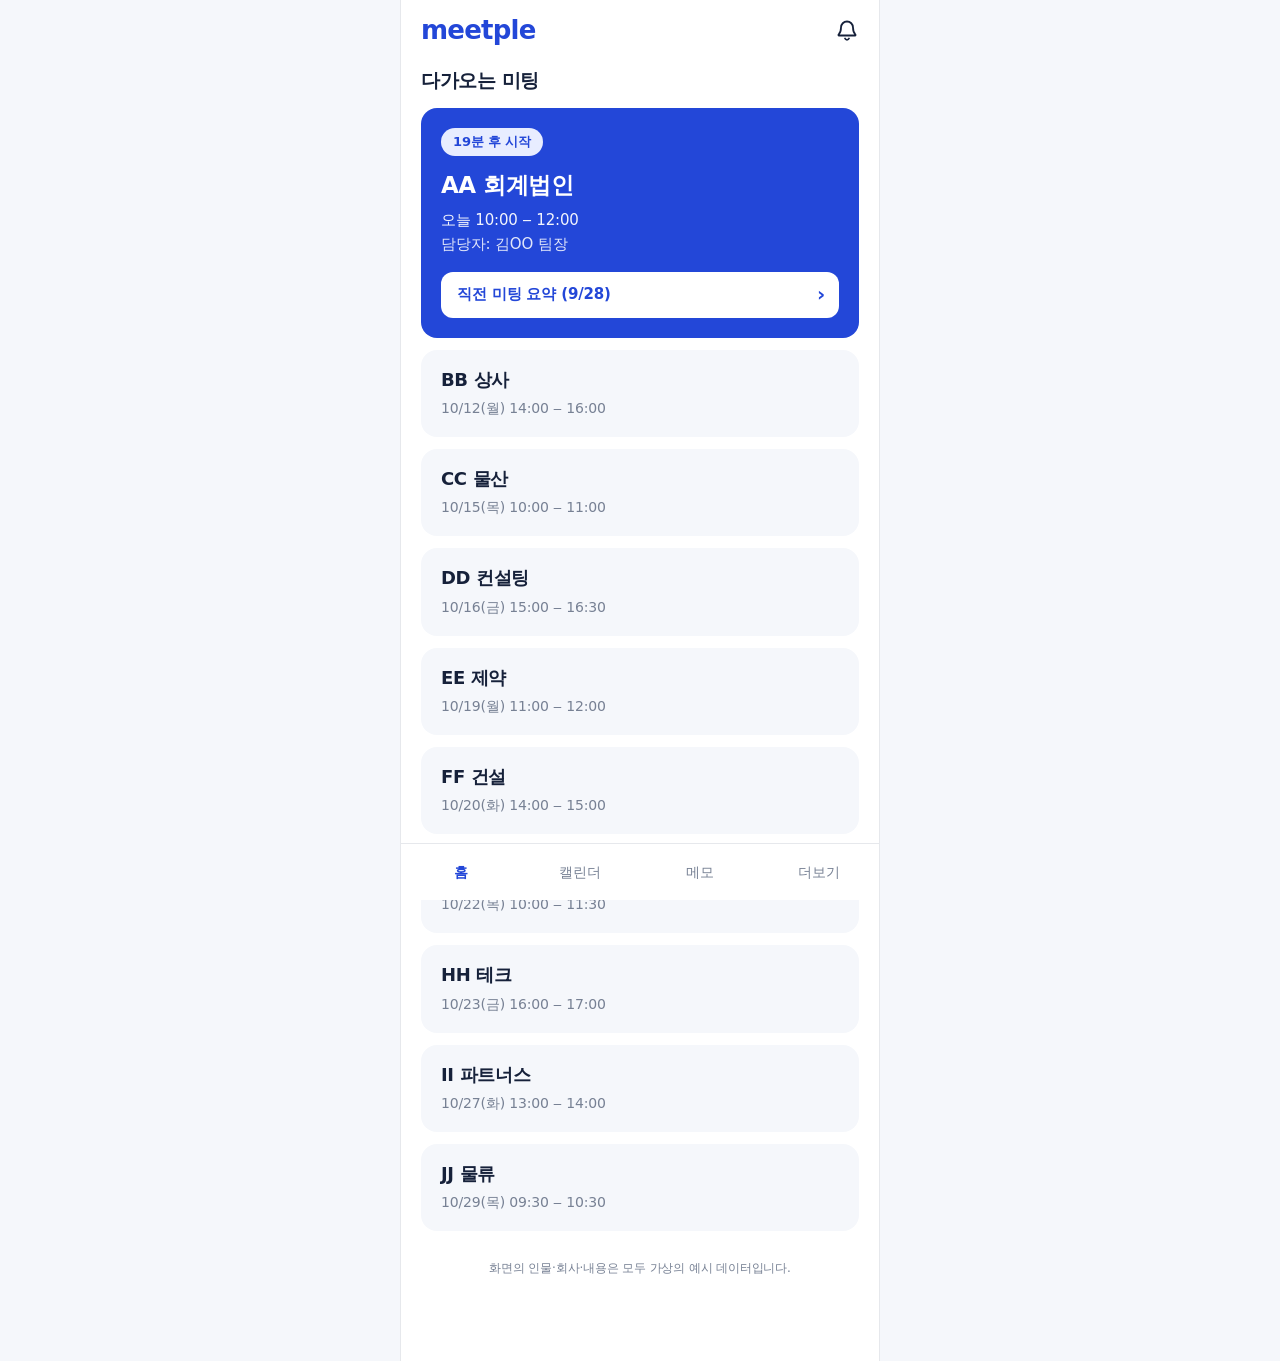
<file: Meetple_v2.html>
<!DOCTYPE html>
<html lang="ko">
<head>
<meta charset="UTF-8">
<meta name="viewport" content="width=device-width, initial-scale=1, viewport-fit=cover">
<meta name="theme-color" content="#FFFFFF">
<meta name="format-detection" content="telephone=no">
<title>meetple · 홈</title>
<style>
  /* ── 톤&매너 토큰 ───────────────────────────── */
  :root {
    --primary: #2347D8;   /* 로고, 가까운 미팅 카드, 주요 버튼, 활성 탭 */
    --navy: #16213A;      /* 본문 텍스트, 1시간 전 알림 카드 */
    --light-blue: #E8EDFF;/* 칩·배지 */
    --surface: #F5F7FB;   /* 일반 카드, 요약 박스 */
    --white: #FFFFFF;     /* 화면 배경 */
    --gray: #778194;      /* 보조 텍스트, 비활성 탭 */
    --danger: #D92D20;    /* 오류 안내 (흰 배경 대비 4.5:1 이상) */
    --line: rgba(119, 129, 148, 0.18);

    --font: "Pretendard Variable", Pretendard, -apple-system, BlinkMacSystemFont,
            system-ui, "Apple SD Gothic Neo", "Noto Sans KR", "Malgun Gothic", sans-serif;

    --app-max: 480px;
    --gutter: 20px;
    --tabbar-h: 56px;
    --radius-card: 16px;
    --radius-btn: 14px;

    --safe-top: env(safe-area-inset-top, 0px);
    --safe-bottom: env(safe-area-inset-bottom, 0px);
    --safe-left: env(safe-area-inset-left, 0px);
    --safe-right: env(safe-area-inset-right, 0px);

    color-scheme: light;
  }

  *, *::before, *::after { box-sizing: border-box; }

  html {
    -webkit-text-size-adjust: 100%;
    text-size-adjust: 100%;
    -webkit-tap-highlight-color: transparent;
    scroll-padding-top: calc(var(--safe-top) + 64px);
  }

  body {
    margin: 0;
    min-height: 100%;
    background: var(--white);
    color: var(--navy);
    font-family: var(--font);
    font-size: 1rem;
    line-height: 1.5;
    letter-spacing: -0.01em;
    word-break: keep-all;
    overflow-wrap: anywhere;
    -webkit-font-smoothing: antialiased;
  }

  h1, h2, h3, p, ul { margin: 0; padding: 0; }
  ul { list-style: none; }
  a { color: inherit; text-decoration: none; }
  button { font: inherit; color: inherit; background: none; border: 0; padding: 0; cursor: pointer; }
  [hidden] { display: none !important; }

  :focus-visible { outline: 2px solid var(--primary); outline-offset: 2px; border-radius: 8px; }
  [tabindex="-1"]:focus { outline: none; }

  .num { font-variant-numeric: tabular-nums; }

  /* ── 앱 프레임: 모바일은 꽉 차게, 넓은 화면은 가운데 정렬 ── */
  .app {
    width: 100%;
    max-width: var(--app-max);
    min-height: 100vh;
    min-height: 100dvh;
    margin: 0 auto;
    background: var(--white);
  }

  @media (min-width: 520px) {
    body { background: var(--surface); }
    .app { border-left: 1px solid var(--line); border-right: 1px solid var(--line); }
  }

  .page {
    padding: 0 max(var(--gutter), var(--safe-right)) calc(var(--tabbar-h) + var(--safe-bottom) + 28px) max(var(--gutter), var(--safe-left));
  }

  /* ── 공통 컴포넌트 ────────────────────────── */
  .chip {
    display: inline-flex;
    align-items: center;
    min-height: 28px;
    padding: 4px 12px;
    border-radius: 999px;
    background: var(--light-blue);
    color: var(--primary);
    font-size: 0.8125rem;
    font-weight: 700;
    line-height: 1.2;
    white-space: nowrap;
  }

  .btn-primary {
    display: flex;
    align-items: center;
    justify-content: center;
    width: 100%;
    min-height: 52px;
    padding: 12px 16px;
    border-radius: var(--radius-btn);
    background: var(--primary);
    color: var(--white);
    font-size: 1rem;
    font-weight: 700;
    text-align: center;
  }
  .btn-primary:active { opacity: 0.88; }

  .section-title {
    font-size: 1.1875rem;
    font-weight: 700;
    letter-spacing: -0.02em;
    line-height: 1.35;
  }

  .notice {
    margin-top: 28px;
    font-size: 0.75rem;
    color: var(--gray);
    text-align: center;
  }

  /* ── ① 홈 ─────────────────────────────────── */
  .topbar {
    position: sticky;
    top: 0;
    z-index: 10;
    display: flex;
    align-items: center;
    justify-content: space-between;
    margin: 0 calc(-1 * max(var(--gutter), var(--safe-right))) 0 calc(-1 * max(var(--gutter), var(--safe-left)));
    padding: var(--safe-top) max(var(--gutter), var(--safe-right)) 0 max(var(--gutter), var(--safe-left));
    background: var(--white);
  }

  .logo {
    width: fit-content;
    display: flex;
    align-items: center;
    height: 60px;
    font-size: 1.625rem;
    font-weight: 800;
    letter-spacing: -0.03em;
    color: var(--primary);
  }

  .icon-btn {
    display: inline-flex;
    align-items: center;
    justify-content: center;
    width: 44px;
    height: 44px;
    margin-right: -10px;
    border-radius: 50%;
    color: var(--navy);
  }
  .icon-btn svg { width: 24px; height: 24px; }

  .home-title { margin: 8px 0 14px; }

  .meeting-list {
    display: flex;
    flex-direction: column;
    gap: 12px;
  }

  .card {
    border-radius: var(--radius-card);
    background: var(--surface);
    padding: 18px 20px;
  }

  .card__title {
    font-size: 1.125rem;
    font-weight: 700;
    letter-spacing: -0.02em;
    line-height: 1.35;
  }

  .card__time {
    margin-top: 6px;
    font-size: 0.875rem;
    font-weight: 500;            /* 날짜·시간은 본문보다 한 단계 굵게 */
    color: var(--gray);
  }

  .card--next {
    background: var(--primary);
    color: var(--white);
    padding: 20px;
  }
  .card--next .card__title { margin-top: 14px; font-size: 1.4375rem; }
  .card--next .card__time { margin-top: 8px; font-size: 0.9375rem; color: rgba(255, 255, 255, 0.94); }

  .card__contact {
    margin-top: 2px;
    font-size: 0.9375rem;
    color: rgba(255, 255, 255, 0.86);
  }

  /* 카드 안 이동 버튼: 왼쪽 글자 + 오른쪽 › */
  .card__link,
  .cal-card__go {
    display: flex;
    align-items: center;
    justify-content: space-between;
    gap: 8px;
    min-height: 46px;
    margin-top: 16px;
    padding: 10px 14px 10px 16px;
    border-radius: 12px;
    background: var(--white);
    color: var(--primary);
    font-size: 0.9375rem;
    font-weight: 700;
    line-height: 1.3;
  }
  .go-arrow { font-size: 1.25rem; line-height: 1; padding-bottom: 2px; }
  .card__link:active, a.cal-card:active .cal-card__go { background: var(--light-blue); }
  .card__link:focus-visible { outline-color: var(--white); outline-offset: 3px; border-radius: 12px; }
  @media (hover: hover) {
    .card__link:hover, a.cal-card:hover .cal-card__go { background: var(--light-blue); }
  }

  .empty {
    padding: 28px 20px;
    border-radius: var(--radius-card);
    background: var(--surface);
    color: var(--gray);
    font-size: 0.9375rem;
    text-align: center;
  }

  /* ── ② 미팅 1시간 전 알림 ─────────────────── */
  .reminder { padding-top: 8px; }

  .push {
    border-radius: var(--radius-card);
    background: var(--navy);
    color: var(--white);
    padding: 16px 18px 18px;
  }
  .push__meta {
    font-size: 0.8125rem;
    color: rgba(255, 255, 255, 0.68);
  }
  .push__title {
    margin-top: 4px;
    font-size: 1.0625rem;
    font-weight: 700;
    letter-spacing: -0.02em;
    line-height: 1.4;
  }

  .backbar {
    display: flex;
    align-items: center;
    min-height: 48px;
    margin-left: -12px;
  }
  .backbar__btn {
    display: inline-flex;
    align-items: center;
    justify-content: center;
    width: 44px;
    height: 44px;
    border-radius: 50%;
    font-size: 1.75rem;
    line-height: 1;
    padding-bottom: 3px;
  }
  .backbar__title {
    font-size: 1.1875rem;
    font-weight: 700;
    letter-spacing: -0.02em;
  }

  .reminder-title { margin: 28px 0 12px; }

  /* ── ⑤ 요약·상세 ─────────────────────────── */
  .detail-section { margin: 20px 0 12px; }
  .detail-section + .summary-box + .detail-section { margin-top: 28px; }
  .detail-list { margin: 0; }
  .detail-row {
    display: grid;
    grid-template-columns: 3.25em 1fr;
    column-gap: 12px;
    padding: 12px 0;
    border-bottom: 1px solid var(--line);
    font-size: 0.9375rem;
    line-height: 1.55;
  }
  .detail-row:first-child { padding-top: 4px; }
  .detail-row:last-child { border-bottom: 0; }
  .detail-row dt { font-weight: 700; color: var(--primary); }
  .detail-row dd { margin: 0; }
  .detail-row--meta dd { color: var(--gray); }   /* 담당자 정보는 회색 보조 텍스트 */

  /* 메모 원문: 사용자가 쓴 글이라 ③ 입력창과 같은 흰 박스 + 회색 테두리 (AI 결과의 점선 박스와 구분) */
  .detail-list + .detail-section { margin-top: 28px; }
  .raw-memo {
    padding: 16px;
    border: 1px solid rgba(119, 129, 148, 0.35);
    border-radius: var(--radius-btn);
    background: var(--white);
    font-size: 0.9375rem;
    line-height: 1.7;
    white-space: pre-wrap;
  }

  .summary-box {
    border-radius: var(--radius-card);
    background: var(--surface);
    padding: 20px;
  }

  .summary-list {
    display: flex;
    flex-direction: column;
    gap: 8px;
  }
  .summary-list li {
    position: relative;
    padding-left: 16px;
    font-size: 0.9375rem;
    line-height: 1.55;
  }
  .summary-list li::before {
    content: "";
    position: absolute;
    left: 3px;
    top: 0.68em;
    width: 5px;
    height: 5px;
    border-radius: 50%;
    background: var(--navy);
  }

  .chip-row {
    display: flex;
    flex-wrap: wrap;
    gap: 8px;
    margin-top: 16px;
  }

  .reminder .btn-primary { margin-top: 16px; }

  /* ── ④ 캘린더 ───────────────────────────── */
  .cal-head {
    display: flex;
    align-items: center;
    justify-content: space-between;
    gap: 8px;
    min-height: 48px;
  }
  .cal-nav { display: flex; align-items: center; margin-right: -10px; }
  .cal-nav__btn {
    display: inline-flex;
    align-items: center;
    justify-content: center;
    width: 40px;
    height: 40px;
    border-radius: 50%;
    font-size: 1.5rem;
    line-height: 1;
    padding-bottom: 3px;
  }
  .cal-nav__label {
    min-width: 6.5em;
    font-size: 0.9375rem;
    font-weight: 500;
    color: var(--gray);
    text-align: center;
  }

  .cal-week, .cal-grid {
    display: grid;
    grid-template-columns: repeat(7, minmax(0, 1fr));
  }
  .cal-week { margin-top: 10px; }
  .cal-week span {
    padding: 6px 0;
    font-size: 0.8125rem;
    color: var(--gray);
    text-align: center;
  }
  .cal-grid { row-gap: 2px; }

  .cal-day {
    position: relative;
    display: flex;
    justify-content: center;
    height: 46px;
    padding-top: 4px;
  }
  .cal-day__num {
    display: flex;
    align-items: center;
    justify-content: center;
    width: 38px;
    height: 38px;
    border-radius: 50%;
    font-size: 0.9375rem;
    font-weight: 500;
    font-variant-numeric: tabular-nums;
  }
  .cal-day.has-dots .cal-day__num { padding-bottom: 6px; }
  .cal-day.is-today .cal-day__num {
    box-shadow: inset 0 0 0 1.5px var(--primary);
    color: var(--primary);
    font-weight: 700;
  }
  .cal-day[aria-pressed="true"] .cal-day__num {
    background: var(--primary);
    box-shadow: none;
    color: var(--white);
    font-weight: 700;
  }
  .cal-day__dots {
    position: absolute;
    top: 31px;
    left: 50%;
    display: flex;
    gap: 3px;
    transform: translateX(-50%);
    pointer-events: none;
  }
  .cal-day:focus-visible { outline: none; }
  .cal-day:focus-visible .cal-day__num { outline: 2px solid var(--primary); outline-offset: 2px; }

  /* 기록 있음: 블루 점 / 예정된 미팅: 속이 빈 블루 점 */
  .dot { display: inline-block; width: 5px; height: 5px; border-radius: 50%; }
  .dot--record { background: var(--primary); }
  .dot--plan { box-shadow: inset 0 0 0 1.5px var(--primary); width: 6px; height: 6px; }
  .cal-day[aria-pressed="true"] .dot--record { background: var(--white); }
  .cal-day[aria-pressed="true"] .dot--plan { box-shadow: inset 0 0 0 1.5px var(--white); }

  .cal-legend {
    display: flex;
    flex-wrap: wrap;
    gap: 6px 16px;
    margin-top: 10px;
    font-size: 0.8125rem;
    color: var(--gray);
  }
  .cal-legend span { display: inline-flex; align-items: center; gap: 6px; }
  .cal-legend .dot { width: 7px; height: 7px; }
  .cal-legend .dot--plan { width: 8px; height: 8px; }

  .cal-list {
    display: flex;
    flex-direction: column;
    gap: 10px;
    margin-top: 16px;
  }
  a.cal-card { display: block; }
  a.cal-card:active { opacity: 0.85; }
  .chip--outline { background: var(--white); box-shadow: inset 0 0 0 1px var(--primary); }
  .cal-card__title { margin-top: 10px; font-size: 1.0625rem; }
  .cal-card__title span { display: inline-block; max-width: 100%; } /* 날짜·시간과 회사명이 각각 한 덩어리로 줄바꿈 */
  .cal-card__sub {
    margin-top: 4px;
    font-size: 0.8125rem;
    color: var(--gray);
  }
  .cal-card__go { margin-top: 14px; box-shadow: inset 0 0 0 1px var(--primary); }

  /* ── 알림 목록 (CSS) ─────────────────────── */
  .icon-btn[aria-current="page"] { color: var(--primary); }
  .push-list {
    display: flex;
    flex-direction: column;
    gap: 8px;
    margin-top: 8px;
  }
  a.push { display: block; }
  a.push:active { opacity: 0.9; }
  a.push:focus-visible { outline-color: var(--navy); outline-offset: 3px; border-radius: var(--radius-card); }

  /* ── ③ 미팅 후 메모 ───────────────────────── */
  .memo { padding-top: 0; }

  .memo-head {
    display: flex;
    align-items: center;
    justify-content: space-between;
    flex-wrap: wrap;
    gap: 8px 12px;
    min-height: 48px;
    margin-bottom: 12px;
  }

  .memo-target {
    display: grid;
    grid-template-columns: repeat(2, minmax(0, 1fr));
    gap: 8px;
    margin-bottom: 8px;
  }

  .field {
    display: flex;
    flex-direction: column;
    justify-content: center;
    min-width: 0;
    min-height: 62px;
    padding: 8px 14px;
    border: 1px solid rgba(119, 129, 148, 0.35);
    border-radius: var(--radius-btn);
    background: var(--white);
    cursor: text;
  }
  .field--wide { grid-column: 1 / -1; }
  .field:focus-within {
    border-color: var(--primary);
    box-shadow: 0 0 0 3px rgba(35, 71, 216, 0.14);
  }
  .field__label {
    font-size: 0.75rem;
    line-height: 1.3;
    color: var(--gray);
  }
  .field__input {
    display: block;
    width: 100%;
    min-width: 0;
    height: 26px;
    margin: 2px 0 0;
    padding: 0;
    border: 0;
    border-radius: 0;
    background: transparent;
    color: var(--navy);
    font: inherit;
    font-size: 1rem;            /* iOS 입력 확대 방지 */
    font-weight: 500;
    line-height: 26px;
    -webkit-appearance: none;
    appearance: none;
  }
  .field__input:focus { outline: none; }
  .field__input::placeholder { color: var(--gray); font-weight: 400; opacity: 1; }

  /* 회사명·담당자: 직접 입력 + 아래 추천 목록에서 선택 */
  .field--combo { position: relative; }
  .field--combo:focus-within { z-index: 5; }
  .suggest {
    position: absolute;
    top: calc(100% + 4px);
    left: -1px;
    right: -1px;
    z-index: 30;
    max-height: 232px;
    overflow-y: auto;
    overscroll-behavior: contain;
    padding: 4px;
    border: 1px solid rgba(119, 129, 148, 0.35);
    border-radius: var(--radius-btn);
    background: var(--white);
  }
  .suggest__item {
    display: flex;
    align-items: center;
    min-height: 44px;
    padding: 8px 12px;
    border-radius: 10px;
    font-size: 0.9375rem;
    line-height: 1.4;
    cursor: pointer;
  }
  .suggest__item[aria-selected="true"] { background: var(--surface); }
  @media (hover: hover) {
    .suggest__item:hover { background: var(--surface); }
  }

  /* 날짜: 보이는 값은 9/28(월) 형식, 실제 입력은 투명한 기본 달력이 칸 전체를 덮음 */
  .field--date { position: relative; cursor: pointer; }
  .field__value {
    display: block;
    height: 26px;
    margin-top: 2px;
    font-size: 1rem;
    font-weight: 500;
    line-height: 26px;
    white-space: nowrap;
    overflow: hidden;
    text-overflow: ellipsis;
  }
  .field__value.is-empty { color: var(--gray); font-weight: 400; }
  .field__native {
    position: absolute;
    inset: 0;
    width: 100%;
    height: 100%;
    margin: 0;
    padding: 0;
    border: 0;
    opacity: 0;
    background: transparent;
    font-size: 16px;
    cursor: pointer;
    -webkit-appearance: none;
    appearance: none;
  }
  /* 데스크톱 크롬: 달력 아이콘을 칸 전체로 키워 어디를 눌러도 달력이 열림 */
  .field__native::-webkit-calendar-picker-indicator {
    position: absolute;
    inset: 0;
    width: 100%;
    height: 100%;
    margin: 0;
    padding: 0;
    opacity: 0;
    cursor: pointer;
  }

  .memo-input {
    display: block;
    width: 100%;
    min-height: 152px;
    padding: 16px;
    border: 1px solid rgba(119, 129, 148, 0.35);
    border-radius: var(--radius-btn);
    background: var(--white);
    color: var(--navy);
    font: inherit;
    font-size: 1rem;            /* 16px 미만이면 iOS가 입력 시 화면을 확대함 */
    line-height: 1.7;
    letter-spacing: -0.01em;
    resize: none;
    overflow: hidden;
    field-sizing: content;
  }
  .memo-input::placeholder { color: var(--gray); }
  .memo-input:focus {
    outline: none;
    border-color: var(--primary);
    box-shadow: 0 0 0 3px rgba(35, 71, 216, 0.14);
  }

  .memo .btn-primary { margin-top: 12px; }
  .memo-error {
    margin-top: 12px;
    font-size: 0.875rem;
    font-weight: 500;
    color: var(--danger);
    text-align: center;
  }
  .btn-primary:disabled { opacity: 0.4; cursor: default; }
  .btn-primary[aria-busy="true"] { opacity: 0.75; }

  /* AI 결과 전용: 점선 블루 박스 */
  .ai-box {
    margin-top: 16px;
    padding: 16px 18px 18px;
    border: 1.5px dashed var(--primary);
    border-radius: var(--radius-card);
    background: var(--white);
    scroll-margin-bottom: calc(var(--tabbar-h) + var(--safe-bottom) + 16px);
  }

  .ai-box__head {
    display: flex;
    align-items: baseline;
    justify-content: space-between;
    gap: 8px;
  }
  .ai-box__title {
    font-size: 0.9375rem;
    font-weight: 700;
    letter-spacing: -0.02em;
  }
  .ai-box__status {
    font-size: 0.8125rem;
    color: var(--gray);
    white-space: nowrap;
  }

  .ai-list {
    display: flex;
    flex-direction: column;
    gap: 10px;
    margin: 14px 0 0;
  }
  .ai-row {
    display: grid;
    grid-template-columns: 2.5em 1fr;
    column-gap: 12px;
    font-size: 0.9375rem;
    line-height: 1.55;
  }
  .ai-row dt { font-weight: 700; color: var(--primary); }
  .ai-row dd { margin: 0; }

  .sr-only {
    position: absolute;
    width: 1px; height: 1px;
    padding: 0; margin: -1px;
    overflow: hidden; clip: rect(0 0 0 0);
    white-space: nowrap; border: 0;
  }

  /* 휴대폰에서 입력 중에는 하단 탭을 숨겨 키보드 위 공간을 확보 */
  body.is-typing .tabbar { display: none; }

  /* ── 하단 탭 ──────────────────────────────── */
  .tabbar {
    position: fixed;
    left: 0;
    right: 0;
    bottom: 0;
    z-index: 20;
    width: 100%;
    max-width: var(--app-max);
    margin: 0 auto;
    padding: 0 var(--safe-right) var(--safe-bottom) var(--safe-left);
    background: var(--white);
    border-top: 1px solid var(--line);
  }

  @media (min-width: 520px) {
    .tabbar { border-left: 1px solid var(--line); border-right: 1px solid var(--line); }
  }

  .tabbar ul {
    display: grid;
    grid-template-columns: repeat(4, 1fr);
  }

  .tabbar a {
    display: flex;
    align-items: center;
    justify-content: center;
    height: var(--tabbar-h);
    font-size: 0.875rem;
    font-weight: 500;
    color: var(--gray);
  }

  .tabbar a[aria-current="page"] {
    color: var(--primary);
    font-weight: 700;
  }

  /* 아주 좁은 화면(≈320px) 대응 */
  @media (max-width: 350px) {
    :root { --gutter: 16px; }
    .card, .card--next, .summary-box, .ai-box { padding-left: 16px; padding-right: 16px; }
    .ai-row { column-gap: 10px; }
    .memo-target { grid-template-columns: 1fr; }
    .card--next .card__title { font-size: 1.3125rem; }
    .tabbar a { font-size: 0.8125rem; }
  }
</style>
</head>
<body>
  <div class="app">
    <main class="page">

      <!-- 공통 상단 (모든 화면) -->
      <header class="topbar">
        <a class="logo" href="#home" aria-label="meetple 홈">meetple</a>
        <a class="icon-btn" href="#notifications" id="bell" aria-label="알림">
          <svg viewBox="0 0 24 24" fill="none" stroke="currentColor" stroke-width="1.8" stroke-linecap="round" stroke-linejoin="round" aria-hidden="true">
            <path d="M6 9.5a6 6 0 0 1 12 0c0 4.2 1.4 6 2.3 6.9a.6.6 0 0 1-.4 1.1H4.1a.6.6 0 0 1-.4-1.1C4.6 15.5 6 13.7 6 9.5Z"/>
            <path d="M10 20.5a2.2 2.2 0 0 0 4 0"/>
          </svg>
        </a>
      </header>

      <!-- ① 홈 -->
      <section id="screen-home" data-screen="home">
        <h1 class="section-title home-title" id="home-title" tabindex="-1">다가오는 미팅</h1>
        <ul class="meeting-list" id="meeting-list"></ul>
      </section>

      <!-- ② 미팅 1시간 전 알림 -->
      <section id="screen-reminder" data-screen="reminder" class="reminder" hidden>
        <div class="push" id="reminder-push" aria-label="알림">
          <p class="push__meta" id="reminder-push-meta"></p>
          <p class="push__title" id="reminder-push-title"></p>
        </div>

        <div class="backbar" id="reminder-backbar" hidden>
          <button class="backbar__btn" type="button" id="reminder-back" aria-label="뒤로">‹</button>
          <p class="backbar__title" id="reminder-company"></p>
        </div>

        <h1 class="section-title reminder-title num" id="reminder-title" tabindex="-1"></h1>
        <div class="summary-box">
          <ul class="summary-list" id="reminder-lines"></ul>
          <ul class="chip-row" id="reminder-chips" aria-label="키워드"></ul>
        </div>
        <a class="btn-primary" id="reminder-detail" href="#">상세 내용 보기</a>
      </section>

      <!-- ③ 미팅 후 메모 -->
      <section id="screen-memo" data-screen="memo" class="memo" hidden>
        <header class="memo-head">
          <h1 class="section-title" id="memo-title" tabindex="-1">미팅 메모</h1>
        </header>

        <div class="memo-target">
          <label class="field field--date">
            <span class="field__label">날짜</span>
            <span class="field__value num is-empty" id="memo-date-text" aria-hidden="true">선택해 주세요</span>
            <input class="field__native" id="memo-date" type="date" aria-label="날짜">
          </label>
          <div class="field field--combo">
            <label class="field__label" for="memo-company">회사명</label>
            <input class="field__input" id="memo-company" type="text" placeholder="입력해 주세요"
                   role="combobox" aria-autocomplete="list" aria-expanded="false" aria-controls="company-list"
                   autocomplete="off" enterkeyhint="next">
            <ul class="suggest" id="company-list" role="listbox" aria-label="회사명 추천" hidden></ul>
          </div>
          <div class="field field--combo field--wide">
            <label class="field__label" for="memo-contact">담당자</label>
            <input class="field__input" id="memo-contact" type="text" placeholder="입력해 주세요"
                   role="combobox" aria-autocomplete="list" aria-expanded="false" aria-controls="contact-list"
                   autocomplete="off" enterkeyhint="next">
            <ul class="suggest" id="contact-list" role="listbox" aria-label="담당자 추천" hidden></ul>
          </div>
        </div>

        <textarea class="memo-input" id="memo-input" rows="5"
                  aria-labelledby="memo-title"
                  placeholder="미팅에서 나온 내용을 짧게 적어주세요"></textarea>
        <button class="btn-primary" type="button" id="memo-submit">AI로 정리·저장</button>
        <p class="memo-error" id="memo-error" hidden>메모를 정리하지 못했습니다. 다시 시도해 주세요.</p>

        <section class="ai-box" id="memo-result" aria-labelledby="memo-result-title" hidden>
          <div class="ai-box__head">
            <h2 class="ai-box__title" id="memo-result-title">AI 메모 요약</h2>
            <p class="ai-box__status" id="memo-status">자동 저장됨</p>
          </div>
          <dl class="ai-list" id="memo-summary"></dl>
        </section>
        <p class="sr-only" id="memo-live" aria-live="polite"></p>
      </section>

      <!-- ⑤ 요약·상세 -->
      <section id="screen-detail" data-screen="detail" hidden>
        <div class="backbar">
          <button class="backbar__btn" type="button" id="detail-back" aria-label="뒤로">‹</button>
          <h1 class="backbar__title num" id="detail-title" tabindex="-1"></h1>
        </div>

        <h2 class="section-title detail-section">요약</h2>
        <div class="summary-box">
          <ul class="summary-list" id="detail-lines"></ul>
        </div>

        <h2 class="section-title detail-section">상세 내용</h2>
        <dl class="detail-list" id="detail-rows"></dl>

        <h2 class="section-title detail-section">메모 원문</h2>
        <p class="raw-memo" id="detail-memo"></p>
      </section>

      <!-- ④ 캘린더 -->
      <section id="screen-calendar" data-screen="calendar" hidden>
        <header class="cal-head">
          <h1 class="section-title" id="calendar-title" tabindex="-1">캘린더</h1>
          <div class="cal-nav">
            <button class="cal-nav__btn" type="button" id="cal-prev" aria-label="이전 달">‹</button>
            <p class="cal-nav__label num" id="cal-month" aria-live="polite"></p>
            <button class="cal-nav__btn" type="button" id="cal-next" aria-label="다음 달">›</button>
          </div>
        </header>
        <div class="cal-week" aria-hidden="true">
          <span>일</span><span>월</span><span>화</span><span>수</span><span>목</span><span>금</span><span>토</span>
        </div>
        <div class="cal-grid" id="cal-grid"></div>
        <p class="cal-legend">
          <span><i class="dot dot--record" aria-hidden="true"></i>기록 있음</span>
          <span><i class="dot dot--plan" aria-hidden="true"></i>예정된 미팅</span>
        </p>
        <h2 class="sr-only" id="cal-list-title"></h2>
        <ul class="cal-list" id="cal-list" aria-labelledby="cal-list-title"></ul>
      </section>

      <!-- 알림 목록 (상단 벨) -->
      <section id="screen-notifications" data-screen="notifications" hidden>
        <div class="backbar">
          <button class="backbar__btn" type="button" id="notifications-back" aria-label="뒤로">‹</button>
          <h1 class="backbar__title" id="notifications-title" tabindex="-1">알림</h1>
        </div>
        <ul class="push-list" id="notification-list"></ul>
      </section>

      <p class="notice">화면의 인물·회사·내용은 모두 가상의 예시 데이터입니다.</p>
    </main>

    <nav class="tabbar" aria-label="주요 메뉴">
      <ul>
        <li><a href="#home" data-tab="home">홈</a></li>
        <li><a href="#calendar" data-tab="calendar">캘린더</a></li>
        <li><a href="#memo" data-tab="memo">메모</a></li>
        <li><a href="#more" data-tab="more">더보기</a></li>
      </ul>
    </nav>
  </div>

<script>
(function () {
  'use strict';

  /*
   * 샘플 데이터 v3
   * v2(Meetple_샘플 데이터 코드버전.json)에 두 필드를 더했습니다.
   * - summary_lines: ②·⑤ 직전 미팅 요약 3줄 (논의 → 후속 순, 후속 우선)
   * - keywords: ② 키워드 칩 2개 [대응, 성향]
   */
  const MEETINGS = [
    {
      "id": 1,
      "company": "AA 회계법인",
      "contact": {
        "name": "김OO",
        "position": "팀장",
        "department": "재무팀"
      },
      "upcoming": {
        "date": "2026-10-09",
        "weekday": "금",
        "start": "10:00",
        "end": "12:00",
        "purpose": "3분기 결산 자료 검토"
      },
      "previous": {
        "date": "2026-09-28",
        "weekday": "월"
      },
      "raw_memo": "3분기 실적 이슈로 얘기 길었음. 김 팀장님 숫자 꼼꼼, 근거자료 먼저 보여드리기. 세무 리스크 자료 보내주기로 했고 다음 분기 일정도 다시 잡아야 함.",
      "ai_summary": {
        "성향": "수치를 직접 확인하는 편",
        "대응": "근거 자료를 먼저 제시",
        "논의": "3분기 실적 이슈, 세무 리스크 검토",
        "후속": "리스크 자료 전달, 다음 분기 일정 조율"
      },
      "summary_lines": [
        "3분기 실적 관련 이슈 논의",
        "세무 리스크 자료 보내주기로 함",
        "다음 분기 일정 조율 필요"
      ],
      "keywords": [
        "근거 자료 먼저",
        "수치 확인 선호"
      ]
    },
    {
      "id": 2,
      "company": "BB 상사",
      "contact": {
        "name": "이OO",
        "position": "부장",
        "department": "영업본부"
      },
      "upcoming": {
        "date": "2026-10-12",
        "weekday": "월",
        "start": "14:00",
        "end": "16:00",
        "purpose": "4분기 납품 단가 협의"
      },
      "previous": {
        "date": "2026-09-14",
        "weekday": "월"
      },
      "raw_memo": "이 부장님 장황한 거 싫어하심. 결론부터 말하고 세부는 자료로 넘기기. 4분기 물량이랑 단가 인상 얘기 나왔고 단가표 수정해서 보내야 함",
      "ai_summary": {
        "성향": "결론부터 듣기를 선호",
        "대응": "결론을 먼저 말하고 세부는 자료로 전달",
        "논의": "4분기 납품 물량, 단가 인상 요청",
        "후속": "단가표 수정본 송부"
      },
      "summary_lines": [
        "4분기 납품 물량 논의",
        "단가 인상 요청 논의",
        "단가표 수정본 보내주기로 함"
      ],
      "keywords": [
        "세부는 자료로",
        "결론부터 선호"
      ]
    },
    {
      "id": 3,
      "company": "CC 물산",
      "contact": {
        "name": "박OO",
        "position": "과장",
        "department": "구매팀"
      },
      "upcoming": {
        "date": "2026-10-15",
        "weekday": "목",
        "start": "10:00",
        "end": "11:00",
        "purpose": "신규 거래 조건 확인"
      },
      "previous": {
        "date": "2026-09-17",
        "weekday": "목"
      },
      "raw_memo": "결제조건 30일/60일 + 최소발주수량 논의. 박 과장님 혼자 결정 못 하고 팀장 보고 거쳐야 함. 다음엔 결정 기한 미리 알려주고 비교표 챙겨가기. 승인 결과 기다리는 중",
      "ai_summary": {
        "성향": "결정 전 팀장 보고가 필요한 신중한 편",
        "대응": "결정 기한을 미리 공유하고 비교 자료 제공",
        "논의": "결제 조건(30일 vs 60일), 최소 발주 수량",
        "후속": "내부 승인 결과 회신 대기"
      },
      "summary_lines": [
        "결제 조건(30일 vs 60일) 논의",
        "최소 발주 수량 논의",
        "내부 승인 결과 회신 받기로 함"
      ],
      "keywords": [
        "기한 미리 공유",
        "팀장 보고 필요"
      ]
    },
    {
      "id": 4,
      "company": "DD 컨설팅",
      "contact": {
        "name": "최OO",
        "position": "이사",
        "department": "전략사업부"
      },
      "upcoming": {
        "date": "2026-10-16",
        "weekday": "금",
        "start": "15:00",
        "end": "16:30",
        "purpose": "프로젝트 중간 점검"
      },
      "previous": {
        "date": "2026-09-25",
        "weekday": "금"
      },
      "raw_memo": "시장조사 범위 논의 / - 일정 2주 연장 요청함 / - 최 이사님 일정 바뀌는 거 민감, 사유랑 영향부터 설명할 것 / - 수정 일정표 공유, 조사 범위 확정해서 회신",
      "ai_summary": {
        "성향": "일정 변경에 민감",
        "대응": "변경 사유와 영향을 먼저 설명",
        "논의": "시장 조사 범위, 일정 2주 연장 요청",
        "후속": "수정 일정표 공유, 조사 범위 확정"
      },
      "summary_lines": [
        "시장 조사 범위, 일정 2주 연장 논의",
        "수정 일정표 공유하기로 함",
        "조사 범위 확정해서 회신 필요"
      ],
      "keywords": [
        "사유·영향 먼저",
        "일정 변경 민감"
      ]
    },
    {
      "id": 5,
      "company": "EE 제약",
      "contact": {
        "name": "정OO",
        "position": "차장",
        "department": "인사팀"
      },
      "upcoming": {
        "date": "2026-10-19",
        "weekday": "월",
        "start": "11:00",
        "end": "12:00",
        "purpose": "하반기 경력 채용 협의"
      },
      "previous": {
        "date": "2026-09-22",
        "weekday": "화"
      },
      "raw_memo": "경력채용 직무 3개 논의, fee 구조 설명 드림. 정 차장님 후보 이력 하나하나 비교하시는 스타일이라 비교표로 드리기. 후보 프로필 5명 보내기",
      "ai_summary": {
        "성향": "후보 이력을 꼼꼼히 비교하는 편",
        "대응": "비교표 형태로 제공",
        "논의": "채용 직무 3개, 수수료 구조",
        "후속": "후보자 프로필 5명 전달"
      },
      "summary_lines": [
        "경력 채용 직무 3개 논의",
        "수수료 구조 논의",
        "후보자 프로필 5명 보내주기로 함"
      ],
      "keywords": [
        "비교표로 제공",
        "이력 꼼꼼히 비교"
      ]
    },
    {
      "id": 6,
      "company": "FF 건설",
      "contact": {
        "name": "한OO",
        "position": "부장",
        "department": "경영지원팀"
      },
      "upcoming": {
        "date": "2026-10-20",
        "weekday": "화",
        "start": "14:00",
        "end": "15:00",
        "purpose": "법인세 중간예납 상담"
      },
      "previous": {
        "date": "2026-09-08",
        "weekday": "화"
      },
      "raw_memo": "중간예납 예상 세액 같이 봤고 공제 항목 몇 개 더 챙길 수 있는지 검토함. 한 부장님은 비용 줄이는 데 관심이 커서 절세되는 금액을 숫자로 바로 보여드리는 게 좋음. 공제 증빙 받아와야 함.",
      "ai_summary": {
        "성향": "비용 절감에 관심이 높음",
        "대응": "절세 효과를 금액으로 제시",
        "논의": "중간예납 예상 세액, 공제 항목 검토",
        "후속": "공제 항목 증빙 자료 수령"
      },
      "summary_lines": [
        "중간예납 예상 세액 논의",
        "추가 공제 가능 항목 논의",
        "공제 항목 증빙 자료 수령 필요"
      ],
      "keywords": [
        "절세 금액 제시",
        "비용 절감 관심"
      ]
    },
    {
      "id": 7,
      "company": "GG 푸드",
      "contact": {
        "name": "윤OO",
        "position": "대표",
        "department": ""
      },
      "upcoming": {
        "date": "2026-10-22",
        "weekday": "목",
        "start": "10:00",
        "end": "11:30",
        "purpose": "신제품 유통 제안"
      },
      "previous": {
        "date": "2026-09-10",
        "weekday": "목"
      },
      "raw_memo": "윤 대표님 직접 맛보고 결정하는 타입 → 샘플부터. 유통채널 넓히는 얘기, 초도물량 협의. 샘플 + 가격표 보내기",
      "ai_summary": {
        "성향": "직접 확인하고 결정하는 편",
        "대응": "샘플을 먼저 제공",
        "논의": "유통 채널 확대, 초도 물량",
        "후속": "샘플 발송, 가격표 전달"
      },
      "summary_lines": [
        "유통 채널 확대, 초도 물량 논의",
        "샘플 발송하기로 함",
        "가격표 보내주기로 함"
      ],
      "keywords": [
        "샘플 먼저",
        "직접 확인 선호"
      ]
    },
    {
      "id": 8,
      "company": "HH 테크",
      "contact": {
        "name": "강OO",
        "position": "팀장",
        "department": "개발팀"
      },
      "upcoming": {
        "date": "2026-10-23",
        "weekday": "금",
        "start": "16:00",
        "end": "17:00",
        "purpose": "솔루션 도입 데모"
      },
      "previous": {
        "date": "2026-09-30",
        "weekday": "수"
      },
      "raw_memo": "도입 요건이랑 보안 검토 항목 얘기했어요 강 팀장님 질문 엄청 많으시고 기술 용어로 설명해야 잘 통함 다음엔 기술 문서 미리 보내드리기 보안 체크리스트 회신해야 함",
      "ai_summary": {
        "성향": "질문이 많고 기술 용어를 선호",
        "대응": "기술 문서를 사전 공유",
        "논의": "도입 요건, 보안 검토 항목",
        "후속": "보안 체크리스트 회신"
      },
      "summary_lines": [
        "도입 요건 논의",
        "보안 검토 항목 논의",
        "보안 체크리스트 회신 필요"
      ],
      "keywords": [
        "문서 사전 공유",
        "기술 용어 선호"
      ]
    },
    {
      "id": 9,
      "company": "II 파트너스",
      "contact": {
        "name": "서OO",
        "position": "이사",
        "department": "투자팀"
      },
      "upcoming": {
        "date": "2026-10-27",
        "weekday": "화",
        "start": "13:00",
        "end": "14:00",
        "purpose": "투자 검토 후속 협의"
      },
      "previous": {
        "date": "2026-09-23",
        "weekday": "수"
      },
      "raw_memo": "재무모델 가정 하나하나 근거 물어보심. 투자 조건도 논의. 서 이사님은 끝까지 확인하는 스타일 → 수치마다 출처 달아서 보내기. 근거자료 제출하고 수정 모델도 다시 전달해야 함.",
      "ai_summary": {
        "성향": "가정의 근거를 끝까지 확인",
        "대응": "수치마다 출처를 표기",
        "논의": "재무 모델 가정, 투자 조건",
        "후속": "가정 근거 자료 제출, 수정 모델 전달"
      },
      "summary_lines": [
        "재무 모델 가정, 투자 조건 논의",
        "가정 근거 자료 제출 필요",
        "수정 모델 다시 전달 필요"
      ],
      "keywords": [
        "수치마다 출처",
        "근거 끝까지 확인"
      ]
    },
    {
      "id": 10,
      "company": "JJ 물류",
      "contact": {
        "name": "오OO",
        "position": "과장",
        "department": "운영팀"
      },
      "upcoming": {
        "date": "2026-10-29",
        "weekday": "목",
        "start": "09:30",
        "end": "10:30",
        "purpose": "계약 갱신 협의"
      },
      "previous": {
        "date": "2026-09-16",
        "weekday": "수"
      },
      "raw_memo": "오 과장님 말이 적은 편, 구두보다 서면 확인 선호. 갱신 단가랑 SLA 얘기함. 합의 내용은 메일로 정리해서 보내기. SLA 약정서 초안도 송부.",
      "ai_summary": {
        "성향": "말수가 적고 서면 확인을 선호",
        "대응": "합의 내용을 메일로 정리해 공유",
        "논의": "갱신 단가, 서비스 수준(SLA)",
        "후속": "서비스 수준 약정서 초안 송부"
      },
      "summary_lines": [
        "갱신 단가 논의",
        "서비스 수준(SLA) 논의",
        "SLA 약정서 초안 보내주기로 함"
      ],
      "keywords": [
        "합의는 메일로",
        "서면 확인 선호"
      ]
    }
  ];

  /*
   * 기준 시각
   * - 기본값은 시안과 같은 장면(10/9 금 09:41)입니다. 페이지를 연 뒤로는 실제 시간만큼 흘러갑니다.
   * - 주소 뒤에 ?now=live 를 붙이면 실제 현재 시각으로 계산합니다.
   * - ?now=2026-10-09T09:00 처럼 원하는 시각을 넣어 볼 수도 있습니다. (② 시안 장면)
   */
  const DEMO_NOW = '2026-10-09T09:41';
  const REMIND_BEFORE_MIN = 60; // 알림 발송: 미팅 시작 1시간 전
  const DASH = '\u2012';        // 10:00 ‒ 12:00

  /* ── 날짜·시간 유틸 ───────────────────────── */
  function toDate(dateStr, timeStr) {
    const [y, m, d] = dateStr.split('-').map(Number);
    const [hh, mm] = (timeStr || '00:00').split(':').map(Number);
    return new Date(y, m - 1, d, hh, mm, 0, 0);
  }

  function parseNowParam(value) {
    if (!value) return null;
    const [date, time] = value.split('T');
    if (!/^\d{4}-\d{2}-\d{2}$/.test(date || '')) return null;
    const d = toDate(date, /^\d{1,2}:\d{2}$/.test(time || '') ? time : '00:00');
    return isNaN(d.getTime()) ? null : d;
  }

  const nowParam = new URLSearchParams(location.search).get('now');
  const useLive = nowParam === 'live';
  const startAt = parseNowParam(nowParam) || toDate(...DEMO_NOW.split('T'));
  const offset = useLive ? 0 : startAt.getTime() - Date.now();

  function getNow() {
    const n = new Date(Date.now() + offset);
    n.setSeconds(0, 0); // 시계처럼 분 단위로 계산
    return n;
  }

  function minutesBetween(a, b) {
    return Math.round((b.getTime() - a.getTime()) / 60000);
  }

  /* 9/28, 10/9 */
  function monthDay(dateStr) {
    const [, m, d] = dateStr.split('-').map(Number);
    return m + '/' + d;
  }

  function isSameDay(a, b) {
    return a.getFullYear() === b.getFullYear() &&
           a.getMonth() === b.getMonth() &&
           a.getDate() === b.getDate();
  }

  /* 남은 시간: 24시간 초과 → 일, 1시간 이상 ~ 24시간 이하 → 시간, 1시간 미만 → 분 (소수점 이하 버림) */
  function remainingLabel(start, now) {
    const mins = minutesBetween(now, start);
    if (mins <= 0) return '진행 중';
    if (mins < 60) return mins + '분 후 시작';
    if (mins <= 24 * 60) return Math.floor(mins / 60) + '시간 후 시작';
    return Math.floor(mins / (24 * 60)) + '일 후 시작';
  }

  /* 알림 받은 시각: 지금 → N분 전 → N시간 전 → N일 전 */
  function receivedLabel(sentAt, now) {
    const mins = minutesBetween(sentAt, now);
    if (mins < 1) return '지금';
    if (mins < 60) return mins + '분 전';
    if (mins < 24 * 60) return Math.floor(mins / 60) + '시간 전';
    return Math.floor(mins / (24 * 60)) + '일 전';
  }

  function dateTimeLabel(m, now) {
    const day = isSameDay(m.startAt, now)
      ? '오늘'
      : monthDay(m.upcoming.date) + '(' + m.upcoming.weekday + ')';
    return day + ' ' + m.upcoming.start + ' ' + DASH + ' ' + m.upcoming.end;
  }

  /* ── 데이터 ───────────────────────────────── */
  const meetings = MEETINGS.map(function (m) {
    return Object.assign({}, m, {
      startAt: toDate(m.upcoming.date, m.upcoming.start),
      endAt: toDate(m.upcoming.date, m.upcoming.end)
    });
  });

  function findMeeting(id) {
    return meetings.find(function (m) { return m.id === id; }) || null;
  }

  /* ── DOM 유틸 ─────────────────────────────── */
  const $ = function (id) { return document.getElementById(id); };

  function goArrow() {
    const a = el('span', 'go-arrow', '›');
    a.setAttribute('aria-hidden', 'true');
    return a;
  }

  function el(tag, className, text) {
    const node = document.createElement(tag);
    if (className) node.className = className;
    if (text != null) node.textContent = text;
    return node;
  }

  /* ── 라우팅: #home, #reminder-{id}, #memo(-{id}), #notifications, #calendar, #detail-{id} ── */
  const SCREENS = {
    home: { el: $('screen-home'), tab: 'home', focus: 'home-title' },
    reminder: { el: $('screen-reminder'), tab: 'inherit', defaultTab: 'home', focus: 'reminder-title' },
    detail: { el: $('screen-detail'), tab: 'inherit', defaultTab: 'calendar', focus: 'detail-title' },
    memo: { el: $('screen-memo'), tab: 'memo', focus: 'memo-title' },
    notifications: { el: $('screen-notifications'), tab: null, focus: 'notifications-title' },
    calendar: { el: $('screen-calendar'), tab: 'calendar', focus: 'calendar-title' }
  };

  /* 메모 탭이 여는 미팅: 홈에서 가장 가까운 미팅의 직전 미팅 (없으면 직전 미팅이 가장 최근인 건) */
  function defaultMemoId() {
    const now = getNow();
    const next = meetings
      .filter(function (m) { return m.endAt > now; })
      .sort(function (a, b) { return a.startAt - b.startAt; })[0];
    if (next) return next.id;
    return meetings.slice().sort(function (a, b) {
      return b.previous.date.localeCompare(a.previous.date);
    })[0].id;
  }

  function parseRoute(hash) {
    const h = (hash || '').replace(/^#/, '');
    const r = /^reminder-(\d+)$/.exec(h);
    if (r && findMeeting(Number(r[1]))) return { name: 'reminder', id: Number(r[1]) };
    if (h === 'notifications') return { name: 'notifications' };
    if (h === 'calendar') return { name: 'calendar' };
    const dm = /^detail-(\d+)$/.exec(h);
    if (dm && findMeeting(Number(dm[1]))) return { name: 'detail', id: Number(dm[1]) };
    const mm = /^memo(?:-(\d+))?$/.exec(h);
    if (mm) {
      const id = mm[1] ? Number(mm[1]) : defaultMemoId();
      if (findMeeting(id)) return { name: 'memo', id: id };
    }
    if (h === '' || h === 'home') return { name: 'home' };
    return null; // 아직 만들지 않은 화면
  }

  let route = parseRoute(location.hash) || { name: 'home' };
  let lastKey = '';
  let inAppMoves = 0;
  let currentTab = null;

  /* ── ① 홈 ─────────────────────────────────── */
  function nextCard(m, now) {
    const article = el('article', 'card card--next');
    article.setAttribute('aria-label', '가장 가까운 미팅');

    article.append(
      el('span', 'chip', remainingLabel(m.startAt, now)),
      el('h2', 'card__title', m.company),
      el('p', 'card__time num', dateTimeLabel(m, now)),
      el('p', 'card__contact', '담당자: ' + m.contact.name + ' ' + m.contact.position)
    );

    const link = el('a', 'card__link');
    link.href = '#reminder-' + m.id;
    link.append(
      el('span', 'num', '직전 미팅 요약 (' + monthDay(m.previous.date) + ')'),
      goArrow()
    );
    article.append(link);
    return article;
  }

  function regularCard(m, now) {
    const article = el('article', 'card');
    article.append(
      el('h2', 'card__title', m.company),
      el('p', 'card__time num', dateTimeLabel(m, now))
    );
    return article;
  }

  function renderHome(now) {
    const upcoming = meetings
      .filter(function (m) { return m.endAt > now; })
      .sort(function (a, b) { return a.startAt - b.startAt; });

    const key = 'home|' + upcoming.map(function (m, i) {
      return m.id + ':' + dateTimeLabel(m, now) + (i === 0 ? ':' + remainingLabel(m.startAt, now) : '');
    }).join('|');
    if (key === lastKey) return;
    lastKey = key;

    const frag = document.createDocumentFragment();
    if (upcoming.length === 0) {
      const li = el('li');
      li.append(el('p', 'empty', '다가오는 미팅이 없습니다.'));
      frag.append(li);
    } else {
      upcoming.forEach(function (m, i) {
        const li = el('li');
        li.append(i === 0 ? nextCard(m, now) : regularCard(m, now));
        frag.append(li);
      });
    }
    $('meeting-list').replaceChildren(frag);
    document.title = 'meetple · 홈';
  }

  /* ── ② 미팅 1시간 전 알림 ─────────────────── */
  function renderReminder(now, id) {
    const m = findMeeting(id);
    const sentAt = sentAtOf(m);
    const isSent = now >= sentAt;
    const received = isSent ? receivedLabel(sentAt, now) : '';

    const key = 'reminder|' + id + '|' + received;
    if (key === lastKey) return;
    lastKey = key;

    // 알림이 발송된 뒤에는 네이비 알림 카드, 발송 전(다른 화면에서 미리 볼 때)에는 ‹ 회사명 헤더
    $('reminder-push').hidden = !isSent;
    $('reminder-backbar').hidden = isSent;
    $('reminder-push-meta').textContent = 'meetple · ' + received;
    $('reminder-push-title').textContent = pushTitle(m);
    $('reminder-company').textContent = m.company;

    $('reminder-title').textContent = '직전 미팅 요약 (' + monthDay(m.previous.date) + ')';

    const lines = document.createDocumentFragment();
    (m.summary_lines || []).slice(0, 3).forEach(function (t) { lines.append(el('li', null, t)); });
    $('reminder-lines').replaceChildren(lines);

    const chips = document.createDocumentFragment();
    (m.keywords || []).slice(0, 2).forEach(function (t) {
      const li = el('li');
      li.append(el('span', 'chip', t));
      chips.append(li);
    });
    $('reminder-chips').replaceChildren(chips);

    $('reminder-detail').href = '#detail-' + m.id; // ⑤ 요약·상세
    document.title = '직전 미팅 요약 · ' + m.company + ' · meetple';
  }

  /* ── ③ 미팅 후 메모 ───────────────────────── */
  const SUMMARY_LABELS = ['성향', '대응', '논의', '후속']; // 모든 화면에서 같은 순서
  const memoState = {}; // 미팅별 { date, company, contact, text, summary, savedSig, busy, noMatch } (새로고침하면 초기화)

  function getMemoState(m) {
    if (!memoState[m.id]) {
      memoState[m.id] = {
        date: '', company: '', contact: '', text: '', // 날짜·회사명·담당자·메모 모두 사용자가 직접 입력 (빈 칸으로 시작)
        summary: null, savedSig: null, busy: false, noMatch: false
      };
    }
    return memoState[m.id];
  }

  /*
   * 입력한 메모 ↔ 샘플 메모 매칭
   * 띄어쓰기·줄바꿈·앞뒤 따옴표를 무시하고 비교합니다. 완전히 같지 않아도
   * 두 글자 단위 유사도(Dice)가 MATCH_THRESHOLD 이상이면 가장 비슷한 샘플로 봅니다.
   * (샘플끼리의 유사도는 최고 0.15, 일부를 고친 메모는 0.6 이상이라 0.4로 둡니다.)
   */
  const MATCH_THRESHOLD = 0.4;
  const QUOTES = /^[\s'"‘’“”]+|[\s'"‘’“”]+$/g;

  function normalizeMemo(t) {
    return String(t || '').normalize('NFC').replace(QUOTES, '').replace(/\s+/g, ' ');
  }

  function bigrams(t) {
    const s = t.replace(/[\s.,·/+\-→~!?'"‘’“”()]/g, '');
    const map = new Map();
    for (let i = 0; i < s.length - 1; i++) {
      const g = s.slice(i, i + 2);
      map.set(g, (map.get(g) || 0) + 1);
    }
    return { map: map, size: Math.max(0, s.length - 1) };
  }

  function similarity(a, b) {
    const A = bigrams(a), B = bigrams(b);
    if (!A.size || !B.size) return 0;
    let hit = 0;
    A.map.forEach(function (n, g) { hit += Math.min(n, B.map.get(g) || 0); });
    return (2 * hit) / (A.size + B.size);
  }

  function findSampleByMemo(text) {
    const input = normalizeMemo(text);
    let best = null, bestScore = 0;
    meetings.forEach(function (m) {
      const sample = normalizeMemo(m.raw_memo);
      const score = sample === input ? 1 : similarity(input, sample);
      if (score > bestScore) { best = m; bestScore = score; }
    });
    return bestScore >= MATCH_THRESHOLD ? best : null;
  }

  /*
   * AI 정리 (시연용)
   * 실제 AI를 부르지 않고, 입력한 메모와 맞는 샘플의 ai_summary를 잠시 뒤에 돌려줍니다.
   * 맞는 샘플이 없으면 null을 돌려줍니다.
   * 실제 AI를 붙일 때는 이 함수만 바꾸면 됩니다. 반환 형식: { 성향, 대응, 논의, 후속 }
   */
  function summarizeMemo(meeting, text) {
    return new Promise(function (resolve) {
      setTimeout(function () {
        const sample = findSampleByMemo(text);
        resolve(sample ? sample.ai_summary : null);
      }, 900);
    });
  }

  const memoInput = $('memo-input');
  const memoDate = $('memo-date');
  const memoCompany = $('memo-company');
  const memoContact = $('memo-contact');
  const memoSubmit = $('memo-submit');

  /* 담당자 표기: 샘플 데이터 시트의 '기본 정보 - 상대방'과 같은 형식 (김OO 팀장 · 재무팀) */
  function contactLabel(m) {
    const c = m.contact;
    return c.name + ' ' + c.position + (c.department ? ' · ' + c.department : '');
  }

  /*
   * 회사명 ↔ 담당자 서로 걸러 주기
   * 한쪽 칸에 입력한 글자가 들어간 샘플만 골라 다른 칸의 추천으로 씁니다.
   * (일부만 입력해도 걸러지고, 맞는 샘플이 없으면 전체를 추천)
   */
  function matchBy(text, pick) {
    const q = text.trim().toLowerCase();
    if (!q) return meetings;
    const hit = meetings.filter(function (m) { return pick(m).toLowerCase().indexOf(q) !== -1; });
    return hit.length ? hit : meetings;
  }
  function uniq(list) { return Array.from(new Set(list)); }

  // 회사명 추천: 담당자를 먼저 입력했으면 그 담당자의 회사만
  function companyOptions() {
    return uniq(matchBy(memoContact.value, contactLabel).map(function (m) { return m.company; }));
  }

  // 담당자 추천: 회사명을 먼저 입력했으면 그 회사 담당자만
  function contactOptions() {
    return uniq(matchBy(memoCompany.value, function (m) { return m.company; }).map(contactLabel));
  }

  /*
   * 입력칸 + 추천 목록
   * 자유롭게 입력할 수 있고, 입력한 글자가 들어간 항목을 아래에 추천합니다.
   * 추천을 누르면 그 값이 들어가고, 목록에 없는 값도 그대로 쓸 수 있습니다.
   */
  function setupCombo(input, listEl, getOptions) {
    let items = [];
    let active = -1;
    let closeTimer = 0;

    function close() {
      clearTimeout(closeTimer);
      listEl.hidden = true;
      input.setAttribute('aria-expanded', 'false');
      input.removeAttribute('aria-activedescendant');
      active = -1;
    }

    function open() {
      clearTimeout(closeTimer); // 빨리 다시 돌아온 경우, 앞서 예약된 닫기를 취소
      const q = input.value.trim().toLowerCase();
      items = getOptions().filter(function (v) { return !q || v.toLowerCase().indexOf(q) !== -1; });
      // 추천할 게 없거나, 이미 그 값을 정확히 입력했으면 닫음
      if (!items.length || (items.length === 1 && items[0] === input.value.trim())) { close(); return; }
      const frag = document.createDocumentFragment();
      items.forEach(function (v, i) {
        const li = el('li', 'suggest__item', v);
        li.id = listEl.id + '-' + i;
        li.setAttribute('role', 'option');
        li.setAttribute('aria-selected', 'false');
        li.dataset.index = i;
        frag.append(li);
      });
      listEl.replaceChildren(frag);
      listEl.scrollTop = 0;
      listEl.hidden = false;
      input.setAttribute('aria-expanded', 'true');
      input.removeAttribute('aria-activedescendant');
      active = -1;
    }

    function highlight(i) {
      const opts = listEl.children;
      if (!opts.length) return;
      active = (i + opts.length) % opts.length;
      Array.prototype.forEach.call(opts, function (li, k) {
        li.setAttribute('aria-selected', k === active ? 'true' : 'false');
      });
      input.setAttribute('aria-activedescendant', opts[active].id);
      opts[active].scrollIntoView({ block: 'nearest' });
    }

    function choose(i) {
      input.value = items[i];
      close();
      input.dispatchEvent(new Event('input', { bubbles: true }));
      close();
    }

    input.addEventListener('focus', open);
    input.addEventListener('input', open);
    input.addEventListener('blur', function () { closeTimer = setTimeout(close, 150); });
    input.addEventListener('keydown', function (e) {
      if (e.isComposing) return; // 한글 조합 중에는 키 처리 안 함
      if (e.key === 'ArrowDown') { e.preventDefault(); if (listEl.hidden) open(); highlight(active + 1); }
      else if (e.key === 'ArrowUp') { e.preventDefault(); if (!listEl.hidden) highlight(active - 1); }
      else if (e.key === 'Enter' && !listEl.hidden && active >= 0) { e.preventDefault(); choose(active); }
      else if (e.key === 'Escape' && !listEl.hidden) { e.preventDefault(); close(); }
    });
    // 목록을 눌러도 입력칸 포커스가 빠지지 않게
    listEl.addEventListener('mousedown', function (e) { e.preventDefault(); });
    listEl.addEventListener('click', function (e) {
      const li = e.target.closest('[role="option"]');
      if (li) choose(Number(li.dataset.index));
    });
    // 칸의 여백을 눌러도 입력칸으로
    input.closest('.field').addEventListener('click', function (e) {
      if (e.target === e.currentTarget) input.focus();
    });
  }

  setupCombo(memoCompany, $('company-list'), companyOptions);
  setupCombo(memoContact, $('contact-list'), contactOptions);

  /* 2026-09-28 → 9/28(월) */
  const WEEKDAYS = ['일', '월', '화', '수', '목', '금', '토'];
  function dateLabel(iso) {
    const [y, m, d] = iso.split('-').map(Number);
    return m + '/' + d + '(' + WEEKDAYS[new Date(y, m - 1, d).getDay()] + ')';
  }

  function memoSig(st) { return [st.date, st.company.trim(), st.contact.trim(), st.text].join('|'); }
  function memoReady(st) {
    return !!st.date && st.company.trim() !== '' && st.contact.trim() !== '' && st.text.trim() !== '';
  }

  function autosize() {
    if (CSS.supports && CSS.supports('field-sizing', 'content')) return;
    memoInput.style.height = 'auto';
    memoInput.style.height = memoInput.scrollHeight + 2 + 'px';
  }

  function updateMemoUI(m) {
    const st = getMemoState(m);
    memoSubmit.disabled = st.busy || !memoReady(st);
    memoSubmit.setAttribute('aria-busy', st.busy ? 'true' : 'false');
    memoSubmit.textContent = st.busy ? '정리하는 중…' : 'AI로 정리·저장';
    const dateText = $('memo-date-text');
    dateText.textContent = st.date ? dateLabel(st.date) : '선택해 주세요';
    dateText.classList.toggle('is-empty', !st.date);

    $('memo-result').hidden = !st.summary;
    $('memo-error').hidden = !st.noMatch;
    $('memo-status').hidden = !(st.summary && st.savedSig === memoSig(st));

    if (st.summary) {
      const frag = document.createDocumentFragment();
      SUMMARY_LABELS.forEach(function (label) {
        const row = el('div', 'ai-row');
        row.append(el('dt', null, label), el('dd', null, st.summary[label] || ''));
        frag.append(row);
      });
      $('memo-summary').replaceChildren(frag);
    }
  }

  function renderMemo(now, id) {
    const key = 'memo|' + id;
    if (key === lastKey) return; // 입력 중인 내용을 덮어쓰지 않도록 화면에 들어올 때만 그림
    lastKey = key;

    const m = findMeeting(id);
    const st = getMemoState(m);
    memoDate.value = st.date;
    memoCompany.value = st.company;
    memoContact.value = st.contact;
    memoInput.value = st.text;
    updateMemoUI(m);
    autosize();
    document.title = '미팅 메모 · meetple';
  }

  function onMemoEdit() {
    if (route.name !== 'memo') return;
    const m = findMeeting(route.id);
    const st = getMemoState(m);
    st.date = memoDate.value;
    st.company = memoCompany.value;
    st.contact = memoContact.value;
    st.text = memoInput.value;
    st.noMatch = false;
    autosize();
    updateMemoUI(m);
  }
  [memoDate, memoCompany, memoContact, memoInput].forEach(function (input) {
    input.addEventListener('input', onMemoEdit);
    input.addEventListener('change', onMemoEdit);
  });

  memoSubmit.addEventListener('click', function () {
    const m = findMeeting(route.id);
    const st = getMemoState(m);
    if (st.busy || !memoReady(st)) return;
    const sig = memoSig(st);
    st.busy = true;
    $('memo-live').textContent = '';
    updateMemoUI(m);

    summarizeMemo(m, st.text).then(function (summary) {
      st.busy = false;
      st.summary = summary;               // 정리 실패면 null → 요약 박스 숨김
      st.savedSig = summary ? sig : null;
      st.noMatch = !summary;
      if (route.name !== 'memo' || route.id !== m.id) return;
      updateMemoUI(m);
      if (!summary) {
        $('memo-live').textContent = $('memo-error').textContent;
        return;
      }
      $('memo-live').textContent = 'AI 메모 요약 자동 저장됨';
      const reduce = window.matchMedia('(prefers-reduced-motion: reduce)').matches;
      $('memo-result').scrollIntoView({ block: 'nearest', behavior: reduce ? 'auto' : 'smooth' });
    });
  });

  // 휴대폰(터치)에서 입력하는 동안 하단 탭 숨김
  const isTouch = window.matchMedia('(pointer: coarse)').matches;
  [memoDate, memoCompany, memoContact, memoInput].forEach(function (input) {
    input.addEventListener('focus', function () { if (isTouch) document.body.classList.add('is-typing'); });
    input.addEventListener('blur', function () { document.body.classList.remove('is-typing'); });
  });

  /* ── ⑤ 요약·상세 ─────────────────────────── */
  function renderDetail(now, id) {
    const key = 'detail|' + id;
    if (key === lastKey) return;
    lastKey = key;

    const m = findMeeting(id);
    const head = monthDay(m.previous.date) + '(' + m.previous.weekday + ') ' + m.company;
    $('detail-title').textContent = head;

    // 요약: ②와 같은 3줄
    const lines = document.createDocumentFragment();
    (m.summary_lines || []).slice(0, 3).forEach(function (t) { lines.append(el('li', null, t)); });
    $('detail-lines').replaceChildren(lines);

    // 상세 내용: 담당자 → 성향 → 대응 → 논의 → 후속 (③ AI 메모 요약 값 그대로)
    const rows = document.createDocumentFragment();
    const meta = el('div', 'detail-row detail-row--meta');
    meta.append(el('dt', null, '담당자'), el('dd', null, contactLabel(m)));
    rows.append(meta);
    SUMMARY_LABELS.forEach(function (label) {
      const row = el('div', 'detail-row');
      row.append(el('dt', null, label), el('dd', null, m.ai_summary[label] || ''));
      rows.append(row);
    });
    $('detail-rows').replaceChildren(rows);

    // 메모 원문: ③에서 처음 입력한 그대로
    $('detail-memo').textContent = m.raw_memo || '';

    document.title = head + ' · meetple';
  }

  /* ── ④ 캘린더 ───────────────────────────── */
  function pad2(n) { return String(n).padStart(2, '0'); }
  function toISO(d) { return d.getFullYear() + '-' + pad2(d.getMonth() + 1) + '-' + pad2(d.getDate()); }

  // 날짜별 미팅: 직전 미팅 = 기록 있음, 이번 미팅 = 예정된 미팅
  const CAL_EVENTS = {};
  meetings.forEach(function (m) {
    (CAL_EVENTS[m.previous.date] = CAL_EVENTS[m.previous.date] || []).push({ type: 'record', m: m });
    (CAL_EVENTS[m.upcoming.date] = CAL_EVENTS[m.upcoming.date] || []).push({ type: 'plan', m: m });
  });
  Object.keys(CAL_EVENTS).forEach(function (d) {
    CAL_EVENTS[d].sort(function (a, b) {
      if (a.type !== b.type) return a.type === 'record' ? -1 : 1;
      return a.type === 'plan' ? a.m.upcoming.start.localeCompare(b.m.upcoming.start) : 0;
    });
  });

  const calState = { y: null, m: null, selected: null };

  // 달을 옮기면: 이번 달이면 오늘, 아니면 그 달의 첫 미팅 날짜, 없으면 1일
  function pickSelection(y, m, now) {
    if (now.getFullYear() === y && now.getMonth() === m) return toISO(now);
    const prefix = y + '-' + pad2(m + 1) + '-';
    const dates = Object.keys(CAL_EVENTS).filter(function (d) { return d.indexOf(prefix) === 0; }).sort();
    return dates[0] || prefix + '01';
  }

  function calCard(ev) {
    const m = ev.m;
    const a = el('a', 'card cal-card');
    const title = el('p', 'card__title cal-card__title');
    const sub = el('p', 'cal-card__sub');
    const go = el('span', 'cal-card__go num');
    const who = '담당자: ' + m.contact.name + ' ' + m.contact.position;

    if (ev.type === 'record') {
      a.href = '#detail-' + m.id; // ⑤ 요약·상세
      a.append(el('span', 'chip', '기록 있음'));
      title.append(
        el('span', 'nowrap num', monthDay(m.previous.date) + '(' + m.previous.weekday + ')'), ' ',
        el('span', null, m.company)
      );
      sub.textContent = who;
      go.append(el('span', null, '요약·상세 보기'), goArrow());
    } else {
      a.href = '#reminder-' + m.id; // ② 직전 미팅 요약
      a.append(el('span', 'chip chip--outline', '예정된 미팅'));
      title.append(
        el('span', 'nowrap num', monthDay(m.upcoming.date) + '(' + m.upcoming.weekday + ') ' +
          m.upcoming.start + ' ' + DASH + ' ' + m.upcoming.end), ' ',
        el('span', null, m.company)
      );
      sub.textContent = who;
      go.append(el('span', null, '직전 미팅 요약 (' + monthDay(m.previous.date) + ')'), goArrow());
    }
    a.append(title, sub, go);
    return a;
  }

  function renderCalendar(now) {
    if (calState.y === null) {
      calState.y = now.getFullYear();
      calState.m = now.getMonth();
      calState.selected = toISO(now);
    }
    const y = calState.y, mo = calState.m, today = toISO(now);
    const key = ['calendar', y, mo, calState.selected, today].join('|');
    if (key === lastKey) return;
    lastKey = key;

    const grid = $('cal-grid');
    const hadFocus = grid.contains(document.activeElement);
    $('cal-month').textContent = y + '년 ' + (mo + 1) + '월';

    // 날짜 칸
    const frag = document.createDocumentFragment();
    const firstWeekday = new Date(y, mo, 1).getDay();
    const days = new Date(y, mo + 1, 0).getDate();
    for (let i = 0; i < firstWeekday; i++) frag.append(el('span', 'cal-blank'));
    for (let d = 1; d <= days; d++) {
      const iso = y + '-' + pad2(mo + 1) + '-' + pad2(d);
      const evs = CAL_EVENTS[iso] || [];
      const hasRecord = evs.some(function (e) { return e.type === 'record'; });
      const hasPlan = evs.some(function (e) { return e.type === 'plan'; });

      const btn = el('button', 'cal-day');
      btn.type = 'button';
      btn.dataset.date = iso;
      btn.setAttribute('aria-pressed', iso === calState.selected ? 'true' : 'false');
      if (iso === today) btn.classList.add('is-today');
      if (hasRecord || hasPlan) btn.classList.add('has-dots');

      const label = [(mo + 1) + '월 ' + d + '일 ' + WEEKDAYS[new Date(y, mo, d).getDay()] + '요일'];
      if (iso === today) label.push('오늘');
      if (hasRecord) label.push('기록 있음');
      if (hasPlan) label.push('예정된 미팅');
      btn.setAttribute('aria-label', label.join(', '));

      btn.append(el('span', 'cal-day__num', String(d)));
      if (hasRecord || hasPlan) {
        const dots = el('span', 'cal-day__dots');
        if (hasRecord) dots.append(el('span', 'dot dot--record'));
        if (hasPlan) dots.append(el('span', 'dot dot--plan'));
        btn.append(dots);
      }
      frag.append(btn);
    }
    grid.replaceChildren(frag);

    // 선택한 날짜의 목록
    const sel = calState.selected.split('-').map(Number);
    $('cal-list-title').textContent = sel[1] + '/' + sel[2] + '(' +
      WEEKDAYS[new Date(sel[0], sel[1] - 1, sel[2]).getDay()] + ') 미팅';
    const list = document.createDocumentFragment();
    const evs = CAL_EVENTS[calState.selected] || [];
    if (!evs.length) {
      const li = el('li');
      li.append(el('p', 'empty', '이 날은 미팅이 없습니다.'));
      list.append(li);
    } else {
      evs.forEach(function (ev) {
        const li = el('li');
        li.append(calCard(ev));
        list.append(li);
      });
    }
    $('cal-list').replaceChildren(list);

    if (hadFocus) {
      const selBtn = grid.querySelector('[aria-pressed="true"]');
      if (selBtn) selBtn.focus({ preventScroll: true });
    }
    document.title = '캘린더 · meetple';
  }

  $('cal-grid').addEventListener('click', function (e) {
    const b = e.target.closest('.cal-day');
    if (!b) return;
    calState.selected = b.dataset.date;
    render();
  });

  function moveMonth(step) {
    let y = calState.y, m = calState.m + step;
    if (m < 0) { m = 11; y -= 1; }
    if (m > 11) { m = 0; y += 1; }
    calState.y = y;
    calState.m = m;
    calState.selected = pickSelection(y, m, getNow());
    render();
  }
  $('cal-prev').addEventListener('click', function () { moveMonth(-1); });
  $('cal-next').addEventListener('click', function () { moveMonth(1); });

  /* ── 알림 목록 ───────────────────────────── */
  function sentAtOf(m) { return new Date(m.startAt.getTime() - REMIND_BEFORE_MIN * 60000); }
  function pushTitle(m) { return '1시간 후 ' + m.company + ' 미팅'; }

  // 이미 발송된(미팅 시작 1시간 전이 지난) 알림만, 최근 것부터
  function renderNotifications(now) {
    const sent = meetings
      .filter(function (m) { return now >= sentAtOf(m); })
      .sort(function (a, b) { return sentAtOf(b) - sentAtOf(a); });

    const key = 'notifications|' + sent.map(function (m) {
      return m.id + ':' + receivedLabel(sentAtOf(m), now);
    }).join('|');
    if (key === lastKey) return;
    lastKey = key;

    const frag = document.createDocumentFragment();
    if (!sent.length) {
      const li = el('li');
      li.append(el('p', 'empty', '받은 알림이 없습니다.'));
      frag.append(li);
    } else {
      sent.forEach(function (m) {
        const a = el('a', 'push');
        a.href = '#reminder-' + m.id; // 누르면 ② 직전 미팅 요약
        a.append(
          el('p', 'push__meta', 'meetple · ' + receivedLabel(sentAtOf(m), now)),
          el('p', 'push__title', pushTitle(m))
        );
        const li = el('li');
        li.append(a);
        frag.append(li);
      });
    }
    $('notification-list').replaceChildren(frag);
    document.title = '알림 · meetple';
  }

  /* ── 화면 전환 ────────────────────────────── */
  function render() {
    const now = getNow();
    if (route.name === 'reminder') renderReminder(now, route.id);
    else if (route.name === 'memo') renderMemo(now, route.id);
    else if (route.name === 'notifications') renderNotifications(now);
    else if (route.name === 'calendar') renderCalendar(now);
    else if (route.name === 'detail') renderDetail(now, route.id);
    else renderHome(now);
  }

  function show(next, moveFocus) {
    route = next;
    lastKey = '';
    Object.keys(SCREENS).forEach(function (name) {
      SCREENS[name].el.hidden = name !== route.name;
    });
    let activeTab = SCREENS[route.name].tab;
    if (activeTab === 'inherit') activeTab = currentTab || SCREENS[route.name].defaultTab;
    currentTab = activeTab;
    document.querySelectorAll('.tabbar a').forEach(function (a) {
      if (a.dataset.tab === activeTab) a.setAttribute('aria-current', 'page');
      else a.removeAttribute('aria-current');
    });
    // 알림 화면에서는 하단 탭 대신 상단 벨을 활성 표시
    if (route.name === 'notifications') $('bell').setAttribute('aria-current', 'page');
    else $('bell').removeAttribute('aria-current');
    render();
    window.scrollTo(0, 0);
    if (moveFocus) $(SCREENS[route.name].focus).focus({ preventScroll: true });
  }

  /*
   * 화면 이동은 브라우저의 # 이동에 맡기지 않고 스크립트가 직접 처리합니다.
   * 미리보기 창(iframe) 안에서는 # 링크가 바깥 주소 기준으로 해석되어 이동이 막히기 때문입니다.
   * 주소 기록(pushState)을 쓸 수 있으면 #reminder-1 처럼 주소도 바꾸고,
   * 쓸 수 없는 환경이면 화면 안의 기록(memoryStack)으로 뒤로 가기를 처리합니다.
   */
  const HOME = { name: 'home' };
  let canPush = true;
  const memoryStack = [];

  function hashOf(r) { return r.id != null ? r.name + '-' + r.id : r.name; }
  function sameRoute(a, b) { return a.name === b.name && a.id === b.id; }

  function navigate(next) {
    if (sameRoute(next, route)) return;
    if (canPush) {
      try { history.pushState(null, '', '#' + hashOf(next)); }
      catch (err) { canPush = false; }
    }
    if (canPush) inAppMoves += 1;
    else memoryStack.push(route);
    show(next, true);
  }

  function goBack() {
    if (canPush && inAppMoves > 0) history.back();
    else if (!canPush && memoryStack.length) show(memoryStack.pop(), true);
    else navigate(HOME);
  }

  // 화면 안의 # 링크는 모두 여기서 처리합니다. 아직 없는 화면(더보기)은 눌러도 머무릅니다.
  document.addEventListener('click', function (e) {
    const a = e.target.closest('a[href^="#"]');
    if (!a) return;
    e.preventDefault();
    const next = parseRoute(a.getAttribute('href'));
    if (next) navigate(next);
  });

  // 브라우저 뒤로·앞으로 가기, 주소창에서 # 직접 수정
  function syncFromLocation() {
    const next = parseRoute(location.hash) || HOME;
    if (sameRoute(next, route)) return;
    inAppMoves = Math.max(0, inAppMoves - 1);
    show(next, true);
  }
  window.addEventListener('popstate', syncFromLocation);
  window.addEventListener('hashchange', syncFromLocation);

  $('reminder-back').addEventListener('click', goBack);
  $('notifications-back').addEventListener('click', goBack);
  $('detail-back').addEventListener('click', goBack);

  show(route, false);
  setInterval(render, 15000);
  document.addEventListener('visibilitychange', function () {
    if (!document.hidden) render();
  });
})();
</script>
</body>
</html>
</file>
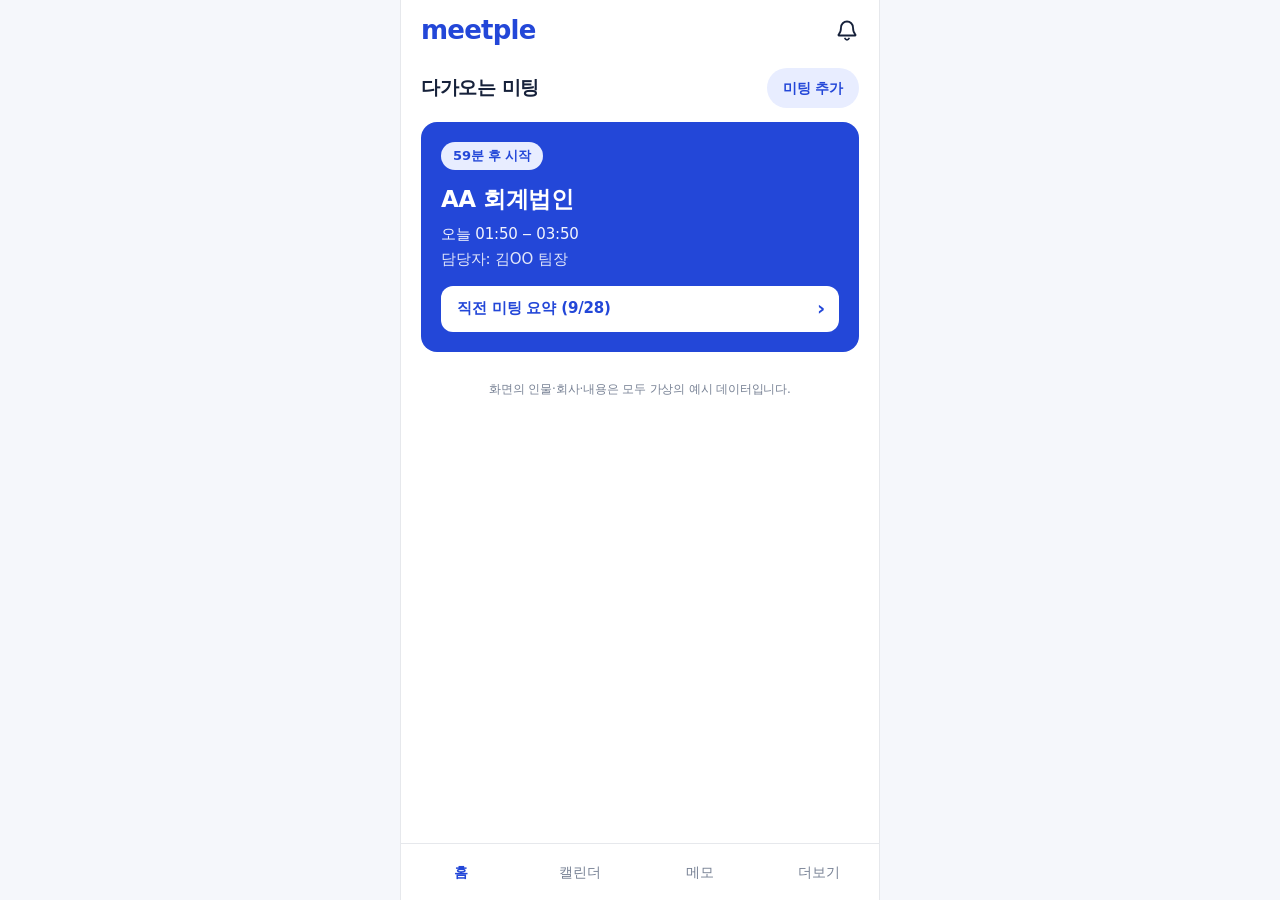
<file: Meetple_v3.html>
<!DOCTYPE html>
<html lang="ko">
<head>
<meta charset="UTF-8">
<meta name="viewport" content="width=device-width, initial-scale=1, viewport-fit=cover">
<meta name="theme-color" content="#FFFFFF">
<meta name="format-detection" content="telephone=no">
<title>meetple · 홈</title>
<style>
  /* ── 톤&매너 토큰 ───────────────────────────── */
  :root {
    --primary: #2347D8;   /* 로고, 가까운 미팅 카드, 주요 버튼, 활성 탭 */
    --navy: #16213A;      /* 본문 텍스트, 1시간 전 알림 카드 */
    --light-blue: #E8EDFF;/* 칩·배지 */
    --surface: #F5F7FB;   /* 일반 카드, 요약 박스 */
    --white: #FFFFFF;     /* 화면 배경 */
    --gray: #778194;      /* 보조 텍스트, 비활성 탭 */
    --danger: #D92D20;    /* 오류 안내 (흰 배경 대비 4.5:1 이상) */
    --line: rgba(119, 129, 148, 0.18);

    --font: "Pretendard Variable", Pretendard, -apple-system, BlinkMacSystemFont,
            system-ui, "Apple SD Gothic Neo", "Noto Sans KR", "Malgun Gothic", sans-serif;

    --app-max: 480px;
    --gutter: 20px;
    --tabbar-h: 56px;
    --radius-card: 16px;
    --radius-btn: 14px;

    --safe-top: env(safe-area-inset-top, 0px);
    --safe-bottom: env(safe-area-inset-bottom, 0px);
    --safe-left: env(safe-area-inset-left, 0px);
    --safe-right: env(safe-area-inset-right, 0px);

    color-scheme: light;
  }

  *, *::before, *::after { box-sizing: border-box; }

  html {
    -webkit-text-size-adjust: 100%;
    text-size-adjust: 100%;
    -webkit-tap-highlight-color: transparent;
    scroll-padding-top: calc(var(--safe-top) + 64px);
  }

  body {
    margin: 0;
    min-height: 100%;
    background: var(--white);
    color: var(--navy);
    font-family: var(--font);
    font-size: 1rem;
    line-height: 1.5;
    letter-spacing: -0.01em;
    word-break: keep-all;
    overflow-wrap: anywhere;
    -webkit-font-smoothing: antialiased;
  }

  h1, h2, h3, p, ul { margin: 0; padding: 0; }
  ul { list-style: none; }
  a { color: inherit; text-decoration: none; }
  button { font: inherit; color: inherit; background: none; border: 0; padding: 0; cursor: pointer; }
  [hidden] { display: none !important; }

  :focus-visible { outline: 2px solid var(--primary); outline-offset: 2px; border-radius: 8px; }
  [tabindex="-1"]:focus { outline: none; }

  .num { font-variant-numeric: tabular-nums; }

  /* ── 앱 프레임: 모바일은 꽉 차게, 넓은 화면은 가운데 정렬 ── */
  .app {
    width: 100%;
    max-width: var(--app-max);
    min-height: 100vh;
    min-height: 100dvh;
    margin: 0 auto;
    background: var(--white);
  }

  @media (min-width: 520px) {
    body { background: var(--surface); }
    .app { border-left: 1px solid var(--line); border-right: 1px solid var(--line); }
  }

  .page {
    padding: 0 max(var(--gutter), var(--safe-right)) calc(var(--tabbar-h) + var(--safe-bottom) + 28px) max(var(--gutter), var(--safe-left));
  }

  /* ── 공통 컴포넌트 ────────────────────────── */
  .chip {
    display: inline-flex;
    align-items: center;
    min-height: 28px;
    padding: 4px 12px;
    border-radius: 999px;
    background: var(--light-blue);
    color: var(--primary);
    font-size: 0.8125rem;
    font-weight: 700;
    line-height: 1.2;
    white-space: nowrap;
  }

  .btn-primary {
    display: flex;
    align-items: center;
    justify-content: center;
    width: 100%;
    min-height: 52px;
    padding: 12px 16px;
    border-radius: var(--radius-btn);
    background: var(--primary);
    color: var(--white);
    font-size: 1rem;
    font-weight: 700;
    text-align: center;
  }
  .btn-primary:active { opacity: 0.88; }

  .section-title {
    font-size: 1.1875rem;
    font-weight: 700;
    letter-spacing: -0.02em;
    line-height: 1.35;
  }

  .notice {
    margin-top: 28px;
    font-size: 0.75rem;
    color: var(--gray);
    text-align: center;
  }

  /* ── ① 홈 ─────────────────────────────────── */
  .topbar {
    position: sticky;
    top: 0;
    z-index: 10;
    display: flex;
    align-items: center;
    justify-content: space-between;
    margin: 0 calc(-1 * max(var(--gutter), var(--safe-right))) 0 calc(-1 * max(var(--gutter), var(--safe-left)));
    padding: var(--safe-top) max(var(--gutter), var(--safe-right)) 0 max(var(--gutter), var(--safe-left));
    background: var(--white);
  }

  .logo {
    width: fit-content;
    display: flex;
    align-items: center;
    height: 60px;
    font-size: 1.625rem;
    font-weight: 800;
    letter-spacing: -0.03em;
    color: var(--primary);
  }

  .icon-btn {
    display: inline-flex;
    align-items: center;
    justify-content: center;
    width: 44px;
    height: 44px;
    margin-right: -10px;
    border-radius: 50%;
    color: var(--navy);
  }
  .icon-btn svg { width: 24px; height: 24px; }

  .home-head {
    display: flex;
    align-items: center;
    justify-content: space-between;
    gap: 12px;
    margin: 8px 0 14px;
  }
  .btn-pill {
    display: inline-flex;
    align-items: center;
    flex: none;
    min-height: 40px;
    padding: 0 16px;
    border-radius: 999px;
    background: var(--light-blue);
    color: var(--primary);
    font-size: 0.875rem;
    font-weight: 700;
  }
  .btn-pill:active { opacity: 0.85; }

  /* 메모: 예정된 미팅 불러오기 */
  .memo-load { width: 100%; margin: 0 0 12px; text-align: left; }
  .memo-load .go-arrow { transition: transform 0.15s ease; }
  .memo-load[aria-expanded="true"] .go-arrow { transform: rotate(90deg); }
  @media (prefers-reduced-motion: reduce) { .memo-load .go-arrow { transition: none; } }
  .load-list {
    display: flex;
    flex-direction: column;
    gap: 6px;
    margin: -4px 0 14px;
  }
  .load-item {
    display: block;
    width: 100%;
    padding: 12px 14px;
    border-radius: 12px;
    background: var(--surface);
    text-align: left;
  }
  .load-item:active { background: var(--light-blue); }
  @media (hover: hover) { .load-item:hover { background: var(--light-blue); } }
  .load-item__when { font-size: 0.9375rem; font-weight: 600; }
  .load-item__who { margin-top: 2px; font-size: 0.8125rem; color: var(--gray); }

  .summary-empty { font-size: 0.9375rem; color: var(--gray); }
  .add-form { margin-top: 4px; }
  .add-submit { margin-top: 12px; }

  .meeting-list {
    display: flex;
    flex-direction: column;
    gap: 12px;
  }

  .card {
    border-radius: var(--radius-card);
    background: var(--surface);
    padding: 18px 20px;
  }

  .card__title {
    font-size: 1.125rem;
    font-weight: 700;
    letter-spacing: -0.02em;
    line-height: 1.35;
  }

  .card__time {
    margin-top: 6px;
    font-size: 0.875rem;
    font-weight: 500;            /* 날짜·시간은 본문보다 한 단계 굵게 */
    color: var(--gray);
  }

  .card--next {
    background: var(--primary);
    color: var(--white);
    padding: 20px;
  }
  .card--next .card__title { margin-top: 14px; font-size: 1.4375rem; }
  .card--next .card__time { margin-top: 8px; font-size: 0.9375rem; color: rgba(255, 255, 255, 0.94); }

  .card__contact {
    margin-top: 2px;
    font-size: 0.9375rem;
    color: rgba(255, 255, 255, 0.86);
  }

  /* 카드 안 이동 버튼: 왼쪽 글자 + 오른쪽 › */
  .card__link,
  .cal-card__go {
    display: flex;
    align-items: center;
    justify-content: space-between;
    gap: 8px;
    min-height: 46px;
    margin-top: 16px;
    padding: 10px 14px 10px 16px;
    border-radius: 12px;
    background: var(--white);
    color: var(--primary);
    font-size: 0.9375rem;
    font-weight: 700;
    line-height: 1.3;
  }
  .go-arrow { font-size: 1.25rem; line-height: 1; padding-bottom: 2px; }
  .card__link:active, a.cal-card:active .cal-card__go { background: var(--light-blue); }
  .card__link:focus-visible { outline-color: var(--white); outline-offset: 3px; border-radius: 12px; }
  @media (hover: hover) {
    .card__link:hover, a.cal-card:hover .cal-card__go { background: var(--light-blue); }
  }

  .empty {
    padding: 28px 20px;
    border-radius: var(--radius-card);
    background: var(--surface);
    color: var(--gray);
    font-size: 0.9375rem;
    text-align: center;
  }

  /* ── ② 미팅 1시간 전 알림 ─────────────────── */
  .reminder { padding-top: 0; }
  .reminder .backbar + #reminder-card { margin-top: 4px; }

  .push {
    border-radius: var(--radius-card);
    background: var(--navy);
    color: var(--white);
    padding: 16px 18px 18px;
  }
  .push__meta {
    font-size: 0.8125rem;
    color: rgba(255, 255, 255, 0.68);
  }
  .push__title {
    margin-top: 4px;
    font-size: 1.0625rem;
    font-weight: 700;
    letter-spacing: -0.02em;
    line-height: 1.4;
  }

  .backbar {
    display: flex;
    align-items: center;
    min-height: 48px;
    margin-left: -12px;
  }
  .backbar__btn {
    display: inline-flex;
    align-items: center;
    justify-content: center;
    width: 44px;
    height: 44px;
    border-radius: 50%;
    font-size: 1.75rem;
    line-height: 1;
    padding-bottom: 3px;
  }
  .backbar__title {
    font-size: 1.1875rem;
    font-weight: 700;
    letter-spacing: -0.02em;
  }

  .reminder-title { margin: 28px 0 12px; }

  /* ── ⑤ 요약·상세 ─────────────────────────── */
  .detail-section { margin: 20px 0 12px; }
  .detail-section + .summary-box + .detail-section { margin-top: 28px; }
  .detail-list { margin: 0; }
  .detail-row {
    display: grid;
    grid-template-columns: 3.25em 1fr;
    column-gap: 12px;
    padding: 12px 0;
    border-bottom: 1px solid var(--line);
    font-size: 0.9375rem;
    line-height: 1.55;
  }
  .detail-row:first-child { padding-top: 4px; }
  .detail-row:last-child { border-bottom: 0; }
  .detail-row dt { font-weight: 700; color: var(--primary); }
  .detail-row dd { margin: 0; }

  /* 메모 원문: 사용자가 쓴 글이라 ③ 입력창과 같은 흰 박스 + 회색 테두리 (AI 결과의 점선 박스와 구분) */
  .detail-list + .detail-section { margin-top: 28px; }
  .backbar__title { flex: 1; min-width: 0; }
  #detail-title span { display: inline-block; max-width: 100%; }
  /* ── 더보기 ─────────────────────────────── */
  .more-title { margin: 8px 0 20px; }
  .more-section {
    margin-bottom: 8px;
    font-size: 0.875rem;
    font-weight: 600;
    color: var(--gray);
  }
  .more-row {
    display: flex;
    align-items: center;
    justify-content: space-between;
    gap: 12px;
    padding: 16px;
    border-radius: var(--radius-card);
    background: var(--surface);
  }
  .more-row__text { min-width: 0; }
  .more-row__title { font-size: 1rem; font-weight: 700; }
  .more-row__sub { margin-top: 2px; font-size: 0.8125rem; color: var(--gray); }
  .more-row__sub .nowrap { white-space: nowrap; }
  .btn-pill-danger {
    flex: none;
    min-height: 40px;
    padding: 0 16px;
    border-radius: 999px;
    background: var(--white);
    box-shadow: inset 0 0 0 1px rgba(217, 45, 32, 0.45);
    color: var(--danger);
    font-size: 0.875rem;
    font-weight: 700;
  }
  .btn-pill-danger:disabled { color: var(--gray); box-shadow: inset 0 0 0 1px rgba(119, 129, 148, 0.35); opacity: 0.6; cursor: default; }
  .btn-pill-danger[aria-expanded="true"] { opacity: 0.4; }
  .btn-pill-danger:not(:disabled):active { background: rgba(217, 45, 32, 0.06); }
  .more-confirm { margin-top: 8px; }
  .more-note { margin-top: 10px; font-size: 0.8125rem; color: var(--gray); }
  .btn-text-danger {
    display: flex;
    align-items: center;
    justify-content: center;
    width: 100%;
    min-height: 46px;
    border-radius: 12px;
    color: var(--danger);
    font-size: 0.9375rem;
    font-weight: 600;
  }
  .btn-text-danger:active { background: rgba(217, 45, 32, 0.06); }
  @media (hover: hover) { .btn-text-danger:hover { background: rgba(217, 45, 32, 0.06); } }
  .btn-text-danger[aria-expanded="true"] { opacity: 0.4; }
  .detail-delete { margin-top: 24px; }
  .detail-delete .delete-confirm { margin-top: 8px; }
  .btn-text-danger--line { box-shadow: inset 0 0 0 1px rgba(217, 45, 32, 0.35); } /* 버튼인 게 보이도록 연한 테두리 */
  .delete-confirm {
    margin-top: 4px;
    padding: 16px;
    border-radius: var(--radius-card);
    background: var(--surface);
    text-align: center;
  }
  .delete-confirm__q { font-size: 0.9375rem; font-weight: 700; }
  .delete-confirm__sub { margin-top: 2px; font-size: 0.8125rem; color: var(--gray); }
  .delete-confirm__btns {
    display: grid;
    grid-template-columns: 1fr 1fr;
    gap: 8px;
    margin-top: 14px;
  }
  .btn-sub, .btn-danger {
    min-height: 46px;
    border-radius: 12px;
    font-size: 0.9375rem;
    font-weight: 700;
  }
  .btn-sub { background: var(--white); box-shadow: inset 0 0 0 1px rgba(119, 129, 148, 0.35); }
  .btn-danger { background: var(--danger); color: var(--white); }
  .btn-sub:active, .btn-danger:active { opacity: 0.85; }

  .raw-memo {
    padding: 16px;
    border: 1px solid rgba(119, 129, 148, 0.35);
    border-radius: var(--radius-btn);
    background: var(--white);
    font-size: 0.9375rem;
    line-height: 1.7;
    white-space: pre-wrap;
  }

  .summary-box {
    border-radius: var(--radius-card);
    background: var(--surface);
    padding: 20px;
  }

  .summary-list {
    display: flex;
    flex-direction: column;
    gap: 8px;
  }
  .summary-list li {
    position: relative;
    padding-left: 16px;
    font-size: 0.9375rem;
    line-height: 1.55;
  }
  .summary-list li::before {
    content: "";
    position: absolute;
    left: 3px;
    top: 0.68em;
    width: 5px;
    height: 5px;
    border-radius: 50%;
    background: var(--navy);
  }

  .chip-row {
    display: flex;
    flex-wrap: wrap;
    gap: 8px;
    margin-top: 16px;
  }

  .reminder .btn-primary { margin-top: 16px; }

  /* ── ④ 캘린더 ───────────────────────────── */
  .cal-head {
    display: flex;
    align-items: center;
    justify-content: space-between;
    gap: 8px;
    min-height: 48px;
  }
  .cal-nav { display: flex; align-items: center; margin-right: -10px; }
  .cal-nav__btn {
    display: inline-flex;
    align-items: center;
    justify-content: center;
    width: 40px;
    height: 40px;
    border-radius: 50%;
    font-size: 1.5rem;
    line-height: 1;
    padding-bottom: 3px;
  }
  .cal-nav__label {
    min-width: 6.5em;
    font-size: 0.9375rem;
    font-weight: 500;
    color: var(--gray);
    text-align: center;
  }

  .cal-week, .cal-grid {
    display: grid;
    grid-template-columns: repeat(7, minmax(0, 1fr));
  }
  .cal-week { margin-top: 10px; }
  .cal-week span {
    padding: 6px 0;
    font-size: 0.8125rem;
    color: var(--gray);
    text-align: center;
  }
  .cal-grid { row-gap: 2px; }

  .cal-day {
    position: relative;
    display: flex;
    justify-content: center;
    height: 46px;
    padding-top: 4px;
  }
  .cal-day__num {
    display: flex;
    align-items: center;
    justify-content: center;
    width: 38px;
    height: 38px;
    border-radius: 50%;
    font-size: 0.9375rem;
    font-weight: 500;
    font-variant-numeric: tabular-nums;
  }
  .cal-day.has-dots .cal-day__num { padding-bottom: 6px; }
  .cal-day.is-today .cal-day__num {
    box-shadow: inset 0 0 0 1.5px var(--primary);
    color: var(--primary);
    font-weight: 700;
  }
  .cal-day[aria-pressed="true"] .cal-day__num {
    background: var(--primary);
    box-shadow: none;
    color: var(--white);
    font-weight: 700;
  }
  .cal-day__dots {
    position: absolute;
    top: 31px;
    left: 50%;
    display: flex;
    gap: 3px;
    transform: translateX(-50%);
    pointer-events: none;
  }
  .cal-day:focus-visible { outline: none; }
  .cal-day:focus-visible .cal-day__num { outline: 2px solid var(--primary); outline-offset: 2px; }

  /* 기록 있음: 블루 점 / 예정된 미팅: 속이 빈 블루 점 */
  .dot { display: inline-block; width: 5px; height: 5px; border-radius: 50%; }
  .dot--record { background: var(--primary); }
  .dot--plan { box-shadow: inset 0 0 0 1.5px var(--primary); width: 6px; height: 6px; }
  .cal-day[aria-pressed="true"] .dot--record { background: var(--white); }
  .cal-day[aria-pressed="true"] .dot--plan { box-shadow: inset 0 0 0 1.5px var(--white); }

  .cal-legend {
    display: flex;
    flex-wrap: wrap;
    gap: 6px 16px;
    margin-top: 10px;
    font-size: 0.8125rem;
    color: var(--gray);
  }
  .cal-legend span { display: inline-flex; align-items: center; gap: 6px; }
  .cal-legend .dot { width: 7px; height: 7px; }
  .cal-legend .dot--plan { width: 8px; height: 8px; }

  .cal-list {
    display: flex;
    flex-direction: column;
    gap: 10px;
    margin-top: 16px;
  }
  a.cal-card { display: block; }
  a.cal-card:active { opacity: 0.85; }
  .chip--outline { background: var(--white); box-shadow: inset 0 0 0 1px var(--primary); }
  .cal-card__title { margin-top: 10px; font-size: 1.0625rem; }
  .cal-card__title span { display: inline-block; max-width: 100%; } /* 날짜·시간과 회사명이 각각 한 덩어리로 줄바꿈 */
  .cal-card__sub {
    margin-top: 4px;
    font-size: 0.8125rem;
    color: var(--gray);
  }
  .cal-card__go { margin-top: 14px; box-shadow: inset 0 0 0 1px var(--primary); }

  /* ── 알림 목록 (CSS) ─────────────────────── */
  .icon-btn[aria-current="page"] { color: var(--primary); }
  .push-list {
    display: flex;
    flex-direction: column;
    gap: 8px;
    margin-top: 8px;
  }
  a.push { display: block; }
  a.push:active { opacity: 0.9; }
  a.push:focus-visible { outline-color: var(--navy); outline-offset: 3px; border-radius: var(--radius-card); }

  /* ── ③ 미팅 후 메모 ───────────────────────── */
  .memo { padding-top: 0; }

  .memo-head {
    display: flex;
    align-items: center;
    justify-content: space-between;
    flex-wrap: wrap;
    gap: 8px 12px;
    min-height: 48px;
    margin-bottom: 12px;
  }

  .memo-target {
    display: grid;
    grid-template-columns: repeat(2, minmax(0, 1fr));
    gap: 8px;
    margin-bottom: 8px;
  }

  .field {
    display: flex;
    flex-direction: column;
    justify-content: center;
    min-width: 0;
    min-height: 62px;
    padding: 8px 14px;
    border: 1px solid rgba(119, 129, 148, 0.35);
    border-radius: var(--radius-btn);
    background: var(--white);
    cursor: text;
  }
  .field--wide { grid-column: 1 / -1; }
  .field:focus-within {
    border-color: var(--primary);
    box-shadow: 0 0 0 3px rgba(35, 71, 216, 0.14);
  }
  .field__label {
    font-size: 0.75rem;
    line-height: 1.3;
    color: var(--gray);
  }
  .field__input {
    display: block;
    width: 100%;
    min-width: 0;
    height: 26px;
    margin: 2px 0 0;
    padding: 0;
    border: 0;
    border-radius: 0;
    background: transparent;
    color: var(--navy);
    font: inherit;
    font-size: 1rem;            /* iOS 입력 확대 방지 */
    font-weight: 500;
    line-height: 26px;
    -webkit-appearance: none;
    appearance: none;
  }
  .field__input:focus { outline: none; }
  .field__input::placeholder { color: var(--gray); font-weight: 400; opacity: 1; }

  /* 회사명·담당자: 직접 입력 + 아래 추천 목록에서 선택 */
  .field--combo { position: relative; }
  .field--combo:focus-within { z-index: 5; }
  .suggest {
    position: absolute;
    top: calc(100% + 4px);
    left: -1px;
    right: -1px;
    z-index: 30;
    max-height: 232px;
    overflow-y: auto;
    overscroll-behavior: contain;
    padding: 4px;
    border: 1px solid rgba(119, 129, 148, 0.35);
    border-radius: var(--radius-btn);
    background: var(--white);
  }
  .suggest__item {
    display: flex;
    align-items: center;
    min-height: 44px;
    padding: 8px 12px;
    border-radius: 10px;
    font-size: 0.9375rem;
    line-height: 1.4;
    cursor: pointer;
  }
  .suggest__item[aria-selected="true"] { background: var(--surface); }
  @media (hover: hover) {
    .suggest__item:hover { background: var(--surface); }
  }

  /* 날짜: 보이는 값은 9/28(월) 형식, 실제 입력은 투명한 기본 달력이 칸 전체를 덮음 */
  .field--date { position: relative; cursor: pointer; }
  .time-range { display: flex; align-items: center; gap: 6px; }
  .time-slot { position: relative; flex: 0 1 auto; min-width: 3.4em; margin: -6px 0; padding: 6px 0; cursor: pointer; } /* 누르는 범위를 위아래로 넓힘 */
  .time-slot .field__value { text-align: left; }
  .time-dash { flex: none; color: var(--gray); margin-top: 2px; }
  .field__value {
    display: block;
    height: 26px;
    margin-top: 2px;
    font-size: 1rem;
    font-weight: 500;
    line-height: 26px;
    white-space: nowrap;
    overflow: hidden;
    text-overflow: ellipsis;
  }
  .field__value.is-empty { color: var(--gray); font-weight: 400; }
  .field__native {
    position: absolute;
    inset: 0;
    width: 100%;
    height: 100%;
    margin: 0;
    padding: 0;
    border: 0;
    opacity: 0;
    background: transparent;
    font-size: 16px;
    cursor: pointer;
    -webkit-appearance: none;
    appearance: none;
  }
  /* 데스크톱 크롬: 달력 아이콘을 칸 전체로 키워 어디를 눌러도 달력이 열림 */
  .field__native::-webkit-calendar-picker-indicator {
    position: absolute;
    inset: 0;
    width: 100%;
    height: 100%;
    margin: 0;
    padding: 0;
    opacity: 0;
    cursor: pointer;
  }

  .memo-input {
    display: block;
    width: 100%;
    min-height: 152px;
    padding: 16px;
    border: 1px solid rgba(119, 129, 148, 0.35);
    border-radius: var(--radius-btn);
    background: var(--white);
    color: var(--navy);
    font: inherit;
    font-size: 1rem;            /* 16px 미만이면 iOS가 입력 시 화면을 확대함 */
    line-height: 1.7;
    letter-spacing: -0.01em;
    resize: none;
    overflow: hidden;
    field-sizing: content;
  }
  .memo-input::placeholder { color: var(--gray); }
  .memo-input:focus {
    outline: none;
    border-color: var(--primary);
    box-shadow: 0 0 0 3px rgba(35, 71, 216, 0.14);
  }

  .memo .btn-primary { margin-top: 12px; }
  .memo-go { margin-top: 12px; }
  @media (hover: hover) { a.memo-go:hover { background: var(--light-blue); } }
  a.memo-go:active { background: var(--light-blue); }

  .memo-error {
    margin-top: 12px;
    font-size: 0.875rem;
    font-weight: 500;
    color: var(--danger);
    text-align: center;
  }
  .btn-primary:disabled { opacity: 0.4; cursor: default; }
  .btn-primary[aria-busy="true"] { opacity: 0.75; }

  /* AI 결과 전용: 점선 블루 박스 */
  .ai-box {
    margin-top: 16px;
    padding: 16px 18px 18px;
    border: 1.5px dashed var(--primary);
    border-radius: var(--radius-card);
    background: var(--white);
    scroll-margin-bottom: calc(var(--tabbar-h) + var(--safe-bottom) + 16px);
  }

  .ai-box__head {
    display: flex;
    align-items: baseline;
    justify-content: space-between;
    gap: 8px;
  }
  .ai-box__title {
    font-size: 0.9375rem;
    font-weight: 700;
    letter-spacing: -0.02em;
  }
  .ai-box__status {
    font-size: 0.8125rem;
    color: var(--gray);
    white-space: nowrap;
  }

  .ai-list {
    display: flex;
    flex-direction: column;
    gap: 10px;
    margin: 14px 0 0;
  }
  .ai-row {
    display: grid;
    grid-template-columns: 2.5em 1fr;
    column-gap: 12px;
    font-size: 0.9375rem;
    line-height: 1.55;
  }
  .ai-row dt { font-weight: 700; color: var(--primary); }
  .ai-row dd { margin: 0; }

  .sr-only {
    position: absolute;
    width: 1px; height: 1px;
    padding: 0; margin: -1px;
    overflow: hidden; clip: rect(0 0 0 0);
    white-space: nowrap; border: 0;
  }

  /* 휴대폰에서 입력 중에는 하단 탭을 숨겨 키보드 위 공간을 확보 */
  body.is-typing .tabbar { display: none; }

  /* ── 하단 탭 ──────────────────────────────── */
  .tabbar {
    position: fixed;
    left: 0;
    right: 0;
    bottom: 0;
    z-index: 20;
    width: 100%;
    max-width: var(--app-max);
    margin: 0 auto;
    padding: 0 var(--safe-right) var(--safe-bottom) var(--safe-left);
    background: var(--white);
    border-top: 1px solid var(--line);
  }

  @media (min-width: 520px) {
    .tabbar { border-left: 1px solid var(--line); border-right: 1px solid var(--line); }
  }

  .tabbar ul {
    display: grid;
    grid-template-columns: repeat(4, 1fr);
  }

  .tabbar a {
    display: flex;
    align-items: center;
    justify-content: center;
    height: var(--tabbar-h);
    font-size: 0.875rem;
    font-weight: 500;
    color: var(--gray);
  }

  .tabbar a[aria-current="page"] {
    color: var(--primary);
    font-weight: 700;
  }

  /* 아주 좁은 화면(≈320px) 대응 */
  @media (max-width: 350px) {
    :root { --gutter: 16px; }
    .card, .card--next, .summary-box, .ai-box { padding-left: 16px; padding-right: 16px; }
    .ai-row { column-gap: 10px; }
    .memo-target { grid-template-columns: 1fr; }
    .card--next .card__title { font-size: 1.3125rem; }
    .tabbar a { font-size: 0.8125rem; }
  }
</style>
</head>
<body>
  <div class="app">
    <main class="page">

      <!-- 공통 상단 (모든 화면) -->
      <header class="topbar">
        <a class="logo" href="#home" aria-label="meetple 홈">meetple</a>
        <a class="icon-btn" href="#notifications" id="bell" aria-label="알림">
          <svg viewBox="0 0 24 24" fill="none" stroke="currentColor" stroke-width="1.8" stroke-linecap="round" stroke-linejoin="round" aria-hidden="true">
            <path d="M6 9.5a6 6 0 0 1 12 0c0 4.2 1.4 6 2.3 6.9a.6.6 0 0 1-.4 1.1H4.1a.6.6 0 0 1-.4-1.1C4.6 15.5 6 13.7 6 9.5Z"/>
            <path d="M10 20.5a2.2 2.2 0 0 0 4 0"/>
          </svg>
        </a>
      </header>

      <!-- ① 홈 -->
      <section id="screen-home" data-screen="home">
        <div class="home-head">
          <h1 class="section-title" id="home-title" tabindex="-1">다가오는 미팅</h1>
          <a class="btn-pill" href="#add">미팅 추가</a>
        </div>
        <ul class="meeting-list" id="meeting-list"></ul>
      </section>

      <!-- ② 미팅 1시간 전 알림 -->
      <section id="screen-reminder" data-screen="reminder" class="reminder" hidden>
        <div class="backbar" id="reminder-backbar">
          <button class="backbar__btn" type="button" id="reminder-back" aria-label="뒤로">‹</button>
        </div>

        <div id="reminder-card"></div>

        <h1 class="section-title reminder-title num" id="reminder-title" tabindex="-1"></h1>
        <div class="summary-box">
          <ul class="summary-list" id="reminder-lines"></ul>
          <p class="summary-empty" id="reminder-empty" hidden>직전 미팅 기록이 없습니다.</p>
          <ul class="chip-row" id="reminder-chips" aria-label="키워드"></ul>
        </div>
        <a class="btn-primary" id="reminder-detail" href="#">상세 내용 보기</a>

        <!-- 예정된 미팅 삭제 (맨 아래) -->
        <div class="detail-delete">
          <button class="btn-text-danger btn-text-danger--line" type="button" id="plan-delete-ask" aria-controls="plan-delete-confirm">미팅 삭제</button>
          <div class="delete-confirm" id="plan-delete-confirm" role="group" aria-labelledby="plan-delete-q" hidden>
            <p class="delete-confirm__q" id="plan-delete-q">이 미팅을 삭제할까요?</p>
            <p class="delete-confirm__sub">홈·캘린더·알림에서 모두 사라집니다.</p>
            <div class="delete-confirm__btns">
              <button class="btn-sub" type="button" id="plan-delete-cancel">취소</button>
              <button class="btn-danger" type="button" id="plan-delete-ok">삭제</button>
            </div>
          </div>
        </div>
        <p class="sr-only" id="reminder-live" aria-live="polite"></p>
      </section>

      <!-- ③ 미팅 후 메모 -->
      <section id="screen-memo" data-screen="memo" class="memo" hidden>
        <header class="memo-head">
          <h1 class="section-title" id="memo-title" tabindex="-1">미팅 메모</h1>
        </header>

        <button class="cal-card__go memo-load" type="button" id="memo-load" aria-expanded="false" aria-controls="memo-load-list">
          <span>예정된 미팅 불러오기</span><span class="go-arrow" aria-hidden="true">›</span>
        </button>
        <ul class="load-list" id="memo-load-list" aria-label="불러올 미팅" hidden></ul>

        <div class="memo-target">
          <label class="field field--date">
            <span class="field__label">날짜</span>
            <span class="field__value num is-empty" id="memo-date-text" aria-hidden="true">선택해 주세요</span>
            <input class="field__native" id="memo-date" type="date" aria-label="날짜">
          </label>
          <div class="field field--time" role="group" aria-labelledby="memo-time-label">
            <span class="field__label" id="memo-time-label">시간</span>
            <div class="time-range">
              <label class="time-slot">
                <span class="field__value num is-empty" id="memo-start-text" aria-hidden="true">시작</span>
                <input class="field__native" id="memo-start" type="time" aria-label="시작 시간">
              </label>
              <span class="time-dash" aria-hidden="true">‒</span>
              <label class="time-slot">
                <span class="field__value num is-empty" id="memo-end-text" aria-hidden="true">종료</span>
                <input class="field__native" id="memo-end" type="time" aria-label="종료 시간">
              </label>
            </div>
          </div>
          <div class="field field--combo field--wide">
            <label class="field__label" for="memo-company">회사명</label>
            <input class="field__input" id="memo-company" type="text" placeholder="입력해 주세요"
                   role="combobox" aria-autocomplete="list" aria-expanded="false" aria-controls="company-list"
                   autocomplete="off" enterkeyhint="next">
            <ul class="suggest" id="company-list" role="listbox" aria-label="회사명 추천" hidden></ul>
          </div>
          <div class="field field--combo field--wide">
            <label class="field__label" for="memo-contact">담당자</label>
            <input class="field__input" id="memo-contact" type="text" placeholder="입력해 주세요"
                   role="combobox" aria-autocomplete="list" aria-expanded="false" aria-controls="contact-list"
                   autocomplete="off" enterkeyhint="next">
            <ul class="suggest" id="contact-list" role="listbox" aria-label="담당자 추천" hidden></ul>
          </div>
        </div>

        <textarea class="memo-input" id="memo-input" rows="5"
                  aria-labelledby="memo-title"
                  placeholder="미팅에서 나온 내용을 짧게 적어주세요"></textarea>
        <button class="btn-primary" type="button" id="memo-submit">AI로 정리·저장</button>
        <p class="memo-error" id="memo-error" hidden>메모를 정리하지 못했습니다. 다시 시도해 주세요.</p>

        <section class="ai-box" id="memo-result" aria-labelledby="memo-result-title" hidden>
          <div class="ai-box__head">
            <h2 class="ai-box__title" id="memo-result-title">AI 메모 요약</h2>
            <p class="ai-box__status" id="memo-status">자동 저장됨</p>
          </div>
          <dl class="ai-list" id="memo-summary"></dl>
        </section>
        <a class="cal-card__go memo-go" id="memo-open" href="#" hidden>
          <span>요약·상세 보기</span><span class="go-arrow" aria-hidden="true">›</span>
        </a>
        <p class="sr-only" id="memo-live" aria-live="polite"></p>
      </section>

      <!-- ⑤ 요약·상세 -->
      <section id="screen-detail" data-screen="detail" hidden>
        <div class="backbar">
          <button class="backbar__btn" type="button" id="detail-back" aria-label="뒤로">‹</button>
          <h1 class="backbar__title num" id="detail-title" tabindex="-1"></h1>
        </div>

        <h2 class="section-title detail-section">요약</h2>
        <div class="summary-box">
          <ul class="summary-list" id="detail-lines"></ul>
        </div>

        <h2 class="section-title detail-section">상세 내용</h2>
        <dl class="detail-list" id="detail-rows"></dl>

        <h2 class="section-title detail-section">메모 원문</h2>
        <p class="raw-memo" id="detail-memo"></p>

        <!-- 기록 삭제 (맨 아래) -->
        <div class="detail-delete">
          <button class="btn-text-danger btn-text-danger--line" type="button" id="delete-ask" aria-controls="delete-confirm">기록 삭제</button>
          <div class="delete-confirm" id="delete-confirm" role="group" aria-labelledby="delete-q" hidden>
            <p class="delete-confirm__q" id="delete-q">이 기록을 삭제할까요?</p>
            <p class="delete-confirm__sub">삭제한 기록은 되돌릴 수 없습니다.</p>
            <div class="delete-confirm__btns">
              <button class="btn-sub" type="button" id="delete-cancel">취소</button>
              <button class="btn-danger" type="button" id="delete-ok">삭제</button>
            </div>
          </div>
        </div>
        <p class="sr-only" id="detail-live" aria-live="polite"></p>
      </section>

      <!-- ④ 캘린더 -->
      <section id="screen-calendar" data-screen="calendar" hidden>
        <header class="cal-head">
          <h1 class="section-title" id="calendar-title" tabindex="-1">캘린더</h1>
          <div class="cal-nav">
            <button class="cal-nav__btn" type="button" id="cal-prev" aria-label="이전 달">‹</button>
            <p class="cal-nav__label num" id="cal-month" aria-live="polite"></p>
            <button class="cal-nav__btn" type="button" id="cal-next" aria-label="다음 달">›</button>
          </div>
        </header>
        <div class="cal-week" aria-hidden="true">
          <span>일</span><span>월</span><span>화</span><span>수</span><span>목</span><span>금</span><span>토</span>
        </div>
        <div class="cal-grid" id="cal-grid"></div>
        <p class="cal-legend">
          <span><i class="dot dot--record" aria-hidden="true"></i>기록 있음</span>
          <span><i class="dot dot--plan" aria-hidden="true"></i>예정된 미팅</span>
        </p>
        <h2 class="sr-only" id="cal-list-title"></h2>
        <ul class="cal-list" id="cal-list" aria-labelledby="cal-list-title"></ul>

      </section>

      <!-- 미팅 추가 -->
      <section id="screen-add" data-screen="add" hidden>
        <div class="backbar">
          <button class="backbar__btn" type="button" id="add-back" aria-label="뒤로">‹</button>
          <h1 class="backbar__title" id="add-title" tabindex="-1">미팅 추가</h1>
        </div>

        <div class="memo-target add-form">
          <label class="field field--date">
            <span class="field__label">날짜</span>
            <span class="field__value num is-empty" id="add-date-text" aria-hidden="true">선택해 주세요</span>
            <input class="field__native" id="add-date" type="date" aria-label="날짜">
          </label>
          <div class="field field--time" role="group" aria-labelledby="add-time-label">
            <span class="field__label" id="add-time-label">시간</span>
            <div class="time-range">
              <label class="time-slot">
                <span class="field__value num is-empty" id="add-start-text" aria-hidden="true">시작</span>
                <input class="field__native" id="add-start" type="time" aria-label="시작 시간">
              </label>
              <span class="time-dash" aria-hidden="true">‒</span>
              <label class="time-slot">
                <span class="field__value num is-empty" id="add-end-text" aria-hidden="true">종료</span>
                <input class="field__native" id="add-end" type="time" aria-label="종료 시간">
              </label>
            </div>
          </div>
          <div class="field field--combo field--wide">
            <label class="field__label" for="add-company">회사명</label>
            <input class="field__input" id="add-company" type="text" placeholder="입력해 주세요"
                   role="combobox" aria-autocomplete="list" aria-expanded="false" aria-controls="add-company-list"
                   autocomplete="off" enterkeyhint="next">
            <ul class="suggest" id="add-company-list" role="listbox" aria-label="회사명 추천" hidden></ul>
          </div>
          <div class="field field--combo field--wide">
            <label class="field__label" for="add-contact">담당자</label>
            <input class="field__input" id="add-contact" type="text" placeholder="입력해 주세요"
                   role="combobox" aria-autocomplete="list" aria-expanded="false" aria-controls="add-contact-list"
                   autocomplete="off" enterkeyhint="done">
            <ul class="suggest" id="add-contact-list" role="listbox" aria-label="담당자 추천" hidden></ul>
          </div>
        </div>
        <p class="memo-error" id="add-error" hidden>종료 시간은 시작 시간보다 늦어야 합니다.</p>
        <button class="btn-primary add-submit" type="button" id="add-submit">미팅 추가</button>
        <p class="sr-only" id="add-live" aria-live="polite"></p>
      </section>

      <!-- 더보기 -->
      <section id="screen-more" data-screen="more" hidden>
        <h1 class="section-title more-title" id="more-title" tabindex="-1">더보기</h1>

        <h2 class="more-section">기록 관리</h2>
        <div class="more-row">
          <div class="more-row__text">
            <p class="more-row__title">기록 초기화</p>
            <p class="more-row__sub num" id="more-count"></p>
          </div>
          <button class="btn-pill-danger" type="button" id="reset-ask" aria-controls="reset-confirm">초기화</button>
        </div>
        <div class="delete-confirm more-confirm" id="reset-confirm" role="group" aria-labelledby="reset-q" hidden>
          <p class="delete-confirm__q" id="reset-q">기록을 처음 상태로 되돌릴까요?</p>
          <p class="delete-confirm__sub">직접 추가한 미팅과 저장한 메모는 모두 지워지고, 삭제한 샘플 미팅과 기록은 다시 나타납니다.</p>
          <div class="delete-confirm__btns">
            <button class="btn-sub" type="button" id="reset-cancel">취소</button>
            <button class="btn-danger" type="button" id="reset-ok">초기화</button>
          </div>
        </div>
        <p class="more-note" id="more-note"></p>
        <p class="sr-only" id="more-live" aria-live="polite"></p>
      </section>

      <!-- 알림 목록 (상단 벨) -->
      <section id="screen-notifications" data-screen="notifications" hidden>
        <div class="backbar">
          <button class="backbar__btn" type="button" id="notifications-back" aria-label="뒤로">‹</button>
          <h1 class="backbar__title" id="notifications-title" tabindex="-1">알림</h1>
        </div>
        <ul class="push-list" id="notification-list"></ul>
      </section>

      <p class="notice">화면의 인물·회사·내용은 모두 가상의 예시 데이터입니다.</p>
    </main>

    <nav class="tabbar" aria-label="주요 메뉴">
      <ul>
        <li><a href="#home" data-tab="home">홈</a></li>
        <li><a href="#calendar" data-tab="calendar">캘린더</a></li>
        <li><a href="#memo" data-tab="memo">메모</a></li>
        <li><a href="#more" data-tab="more">더보기</a></li>
      </ul>
    </nav>
  </div>

<script>
(function () {
  'use strict';

  /*
   * 샘플 데이터 v3
   * v2(Meetple_샘플 데이터 코드버전.json)에 두 필드를 더했습니다.
   * - summary_lines: ②·⑤ 직전 미팅 요약 3줄 (논의 → 후속 순, 후속 우선)
   * - keywords: ② 키워드 칩 2개 [대응, 성향]
   */
  const MEETINGS = [
    {
      "id": 1,
      "company": "AA 회계법인",
      "contact": {
        "name": "김OO",
        "position": "팀장",
        "department": "재무팀"
      },
      "upcoming": {
        "date": "2026-10-09",
        "weekday": "금",
        "start": "10:00",
        "end": "12:00",
        "purpose": "3분기 결산 자료 검토"
      },
      "previous": {
        "date": "2026-09-28",
        "weekday": "월",
        "start": "10:00",
        "end": "12:00"
      },
      "raw_memo": "3분기 실적 이슈로 얘기 길었음. 김 팀장님 숫자 꼼꼼, 근거자료 먼저 보여드리기. 세무 리스크 자료 보내주기로 했고 다음 분기 일정도 다시 잡아야 함.",
      "ai_summary": {
        "성향": "수치를 직접 확인하는 편",
        "대응": "근거 자료를 먼저 제시",
        "논의": "3분기 실적 이슈, 세무 리스크 검토",
        "후속": "리스크 자료 전달, 다음 분기 일정 조율"
      },
      "summary_lines": [
        "3분기 실적 관련 이슈 논의",
        "세무 리스크 자료 보내주기로 함",
        "다음 분기 일정 조율 필요"
      ],
      "keywords": [
        "근거 자료 먼저",
        "수치 확인 선호"
      ]
    },
    {
      "id": 2,
      "company": "BB 상사",
      "contact": {
        "name": "이OO",
        "position": "부장",
        "department": "영업본부"
      },
      "upcoming": {
        "date": "2026-10-12",
        "weekday": "월",
        "start": "14:00",
        "end": "16:00",
        "purpose": "4분기 납품 단가 협의"
      },
      "previous": {
        "date": "2026-09-14",
        "weekday": "월",
        "start": "14:00",
        "end": "16:00"
      },
      "raw_memo": "이 부장님 장황한 거 싫어하심. 결론부터 말하고 세부는 자료로 넘기기. 4분기 물량이랑 단가 인상 얘기 나왔고 단가표 수정해서 보내야 함",
      "ai_summary": {
        "성향": "결론부터 듣기를 선호",
        "대응": "결론을 먼저 말하고 세부는 자료로 전달",
        "논의": "4분기 납품 물량, 단가 인상 요청",
        "후속": "단가표 수정본 송부"
      },
      "summary_lines": [
        "4분기 납품 물량 논의",
        "단가 인상 요청 논의",
        "단가표 수정본 보내주기로 함"
      ],
      "keywords": [
        "세부는 자료로",
        "결론부터 선호"
      ]
    },
    {
      "id": 3,
      "company": "CC 물산",
      "contact": {
        "name": "박OO",
        "position": "과장",
        "department": "구매팀"
      },
      "upcoming": {
        "date": "2026-10-15",
        "weekday": "목",
        "start": "10:00",
        "end": "11:00",
        "purpose": "신규 거래 조건 확인"
      },
      "previous": {
        "date": "2026-09-17",
        "weekday": "목",
        "start": "10:00",
        "end": "11:00"
      },
      "raw_memo": "결제조건 30일/60일 + 최소발주수량 논의. 박 과장님 혼자 결정 못 하고 팀장 보고 거쳐야 함. 다음엔 결정 기한 미리 알려주고 비교표 챙겨가기. 승인 결과 기다리는 중",
      "ai_summary": {
        "성향": "결정 전 팀장 보고가 필요한 신중한 편",
        "대응": "결정 기한을 미리 공유하고 비교 자료 제공",
        "논의": "결제 조건(30일 vs 60일), 최소 발주 수량",
        "후속": "내부 승인 결과 회신 대기"
      },
      "summary_lines": [
        "결제 조건(30일 vs 60일) 논의",
        "최소 발주 수량 논의",
        "내부 승인 결과 회신 받기로 함"
      ],
      "keywords": [
        "기한 미리 공유",
        "팀장 보고 필요"
      ]
    },
    {
      "id": 4,
      "company": "DD 컨설팅",
      "contact": {
        "name": "최OO",
        "position": "이사",
        "department": "전략사업부"
      },
      "upcoming": {
        "date": "2026-10-16",
        "weekday": "금",
        "start": "15:00",
        "end": "16:30",
        "purpose": "프로젝트 중간 점검"
      },
      "previous": {
        "date": "2026-09-25",
        "weekday": "금",
        "start": "15:00",
        "end": "16:30"
      },
      "raw_memo": "시장조사 범위 논의 / - 일정 2주 연장 요청함 / - 최 이사님 일정 바뀌는 거 민감, 사유랑 영향부터 설명할 것 / - 수정 일정표 공유, 조사 범위 확정해서 회신",
      "ai_summary": {
        "성향": "일정 변경에 민감",
        "대응": "변경 사유와 영향을 먼저 설명",
        "논의": "시장 조사 범위, 일정 2주 연장 요청",
        "후속": "수정 일정표 공유, 조사 범위 확정"
      },
      "summary_lines": [
        "시장 조사 범위, 일정 2주 연장 논의",
        "수정 일정표 공유하기로 함",
        "조사 범위 확정해서 회신 필요"
      ],
      "keywords": [
        "사유·영향 먼저",
        "일정 변경 민감"
      ]
    },
    {
      "id": 5,
      "company": "EE 제약",
      "contact": {
        "name": "정OO",
        "position": "차장",
        "department": "인사팀"
      },
      "upcoming": {
        "date": "2026-10-19",
        "weekday": "월",
        "start": "11:00",
        "end": "12:00",
        "purpose": "하반기 경력 채용 협의"
      },
      "previous": {
        "date": "2026-09-22",
        "weekday": "화",
        "start": "11:00",
        "end": "12:00"
      },
      "raw_memo": "경력채용 직무 3개 논의, fee 구조 설명 드림. 정 차장님 후보 이력 하나하나 비교하시는 스타일이라 비교표로 드리기. 후보 프로필 5명 보내기",
      "ai_summary": {
        "성향": "후보 이력을 꼼꼼히 비교하는 편",
        "대응": "비교표 형태로 제공",
        "논의": "채용 직무 3개, 수수료 구조",
        "후속": "후보자 프로필 5명 전달"
      },
      "summary_lines": [
        "경력 채용 직무 3개 논의",
        "수수료 구조 논의",
        "후보자 프로필 5명 보내주기로 함"
      ],
      "keywords": [
        "비교표로 제공",
        "이력 꼼꼼히 비교"
      ]
    },
    {
      "id": 6,
      "company": "FF 건설",
      "contact": {
        "name": "한OO",
        "position": "부장",
        "department": "경영지원팀"
      },
      "upcoming": {
        "date": "2026-10-20",
        "weekday": "화",
        "start": "14:00",
        "end": "15:00",
        "purpose": "법인세 중간예납 상담"
      },
      "previous": {
        "date": "2026-09-08",
        "weekday": "화",
        "start": "14:00",
        "end": "15:00"
      },
      "raw_memo": "중간예납 예상 세액 같이 봤고 공제 항목 몇 개 더 챙길 수 있는지 검토함. 한 부장님은 비용 줄이는 데 관심이 커서 절세되는 금액을 숫자로 바로 보여드리는 게 좋음. 공제 증빙 받아와야 함.",
      "ai_summary": {
        "성향": "비용 절감에 관심이 높음",
        "대응": "절세 효과를 금액으로 제시",
        "논의": "중간예납 예상 세액, 공제 항목 검토",
        "후속": "공제 항목 증빙 자료 수령"
      },
      "summary_lines": [
        "중간예납 예상 세액 논의",
        "추가 공제 가능 항목 논의",
        "공제 항목 증빙 자료 수령 필요"
      ],
      "keywords": [
        "절세 금액 제시",
        "비용 절감 관심"
      ]
    },
    {
      "id": 7,
      "company": "GG 푸드",
      "contact": {
        "name": "윤OO",
        "position": "대표",
        "department": ""
      },
      "upcoming": {
        "date": "2026-10-22",
        "weekday": "목",
        "start": "10:00",
        "end": "11:30",
        "purpose": "신제품 유통 제안"
      },
      "previous": {
        "date": "2026-09-10",
        "weekday": "목",
        "start": "10:00",
        "end": "11:30"
      },
      "raw_memo": "윤 대표님 직접 맛보고 결정하는 타입 → 샘플부터. 유통채널 넓히는 얘기, 초도물량 협의. 샘플 + 가격표 보내기",
      "ai_summary": {
        "성향": "직접 확인하고 결정하는 편",
        "대응": "샘플을 먼저 제공",
        "논의": "유통 채널 확대, 초도 물량",
        "후속": "샘플 발송, 가격표 전달"
      },
      "summary_lines": [
        "유통 채널 확대, 초도 물량 논의",
        "샘플 발송하기로 함",
        "가격표 보내주기로 함"
      ],
      "keywords": [
        "샘플 먼저",
        "직접 확인 선호"
      ]
    },
    {
      "id": 8,
      "company": "HH 테크",
      "contact": {
        "name": "강OO",
        "position": "팀장",
        "department": "개발팀"
      },
      "upcoming": {
        "date": "2026-10-23",
        "weekday": "금",
        "start": "16:00",
        "end": "17:00",
        "purpose": "솔루션 도입 데모"
      },
      "previous": {
        "date": "2026-09-30",
        "weekday": "수",
        "start": "16:00",
        "end": "17:00"
      },
      "raw_memo": "도입 요건이랑 보안 검토 항목 얘기했어요 강 팀장님 질문 엄청 많으시고 기술 용어로 설명해야 잘 통함 다음엔 기술 문서 미리 보내드리기 보안 체크리스트 회신해야 함",
      "ai_summary": {
        "성향": "질문이 많고 기술 용어를 선호",
        "대응": "기술 문서를 사전 공유",
        "논의": "도입 요건, 보안 검토 항목",
        "후속": "보안 체크리스트 회신"
      },
      "summary_lines": [
        "도입 요건 논의",
        "보안 검토 항목 논의",
        "보안 체크리스트 회신 필요"
      ],
      "keywords": [
        "문서 사전 공유",
        "기술 용어 선호"
      ]
    },
    {
      "id": 9,
      "company": "II 파트너스",
      "contact": {
        "name": "서OO",
        "position": "이사",
        "department": "투자팀"
      },
      "upcoming": {
        "date": "2026-10-27",
        "weekday": "화",
        "start": "13:00",
        "end": "14:00",
        "purpose": "투자 검토 후속 협의"
      },
      "previous": {
        "date": "2026-09-23",
        "weekday": "수",
        "start": "13:00",
        "end": "14:00"
      },
      "raw_memo": "재무모델 가정 하나하나 근거 물어보심. 투자 조건도 논의. 서 이사님은 끝까지 확인하는 스타일 → 수치마다 출처 달아서 보내기. 근거자료 제출하고 수정 모델도 다시 전달해야 함.",
      "ai_summary": {
        "성향": "가정의 근거를 끝까지 확인",
        "대응": "수치마다 출처를 표기",
        "논의": "재무 모델 가정, 투자 조건",
        "후속": "가정 근거 자료 제출, 수정 모델 전달"
      },
      "summary_lines": [
        "재무 모델 가정, 투자 조건 논의",
        "가정 근거 자료 제출 필요",
        "수정 모델 다시 전달 필요"
      ],
      "keywords": [
        "수치마다 출처",
        "근거 끝까지 확인"
      ]
    },
    {
      "id": 10,
      "company": "JJ 물류",
      "contact": {
        "name": "오OO",
        "position": "과장",
        "department": "운영팀"
      },
      "upcoming": {
        "date": "2026-10-29",
        "weekday": "목",
        "start": "09:30",
        "end": "10:30",
        "purpose": "계약 갱신 협의"
      },
      "previous": {
        "date": "2026-09-16",
        "weekday": "수",
        "start": "09:30",
        "end": "10:30"
      },
      "raw_memo": "오 과장님 말이 적은 편, 구두보다 서면 확인 선호. 갱신 단가랑 SLA 얘기함. 합의 내용은 메일로 정리해서 보내기. SLA 약정서 초안도 송부.",
      "ai_summary": {
        "성향": "말수가 적고 서면 확인을 선호",
        "대응": "합의 내용을 메일로 정리해 공유",
        "논의": "갱신 단가, 서비스 수준(SLA)",
        "후속": "서비스 수준 약정서 초안 송부"
      },
      "summary_lines": [
        "갱신 단가 논의",
        "서비스 수준(SLA) 논의",
        "SLA 약정서 초안 보내주기로 함"
      ],
      "keywords": [
        "합의는 메일로",
        "서면 확인 선호"
      ]
    }
  ];

  /*
   * 기준 시각
   * - 페이지를 연 실제 현재 시각을 씁니다.
   * - 확인용으로 ?now=2026-10-12T13:20 처럼 시작 시각을 정할 수도 있습니다. (그 뒤로 실제 시간만큼 흐름)
   */
  const REMIND_BEFORE_MIN = 60; // 알림 발송: 미팅 시작 1시간 전
  const DASH = '\u2012';        // 10:00 ‒ 12:00

  /* ── 날짜·시간 유틸 ───────────────────────── */
  function toDate(dateStr, timeStr) {
    const [y, m, d] = dateStr.split('-').map(Number);
    const [hh, mm] = (timeStr || '00:00').split(':').map(Number);
    return new Date(y, m - 1, d, hh, mm, 0, 0);
  }

  function parseNowParam(value) {
    if (!value) return null;
    const [date, time] = value.split('T');
    if (!/^\d{4}-\d{2}-\d{2}$/.test(date || '')) return null;
    const d = toDate(date, /^\d{1,2}:\d{2}$/.test(time || '') ? time : '00:00');
    return isNaN(d.getTime()) ? null : d;
  }

  const nowParam = new URLSearchParams(location.search).get('now');
  const fixedStart = parseNowParam(nowParam);
  const offset = fixedStart ? fixedStart.getTime() - Date.now() : 0;

  function getNow() {
    const n = new Date(Date.now() + offset);
    n.setSeconds(0, 0); // 시계처럼 분 단위로 계산
    return n;
  }

  function minutesBetween(a, b) {
    return Math.round((b.getTime() - a.getTime()) / 60000);
  }

  /* 9/28, 10/9 */
  function monthDay(dateStr) {
    const [, m, d] = dateStr.split('-').map(Number);
    return m + '/' + d;
  }

  function isSameDay(a, b) {
    return a.getFullYear() === b.getFullYear() &&
           a.getMonth() === b.getMonth() &&
           a.getDate() === b.getDate();
  }

  /* 남은 시간: 24시간 초과 → 일, 1시간 이상 ~ 24시간 이하 → 시간, 1시간 미만 → 분 (소수점 이하 버림) */
  function remainingLabel(start, now, end) {
    const mins = minutesBetween(now, start);
    if (end && now >= end) return '종료';
    if (mins <= 0) return '진행 중';
    if (mins < 60) return mins + '분 후 시작';
    if (mins <= 24 * 60) return Math.floor(mins / 60) + '시간 후 시작';
    return Math.floor(mins / (24 * 60)) + '일 후 시작';
  }

  /* 알림 받은 시각: 지금 → N분 전 → N시간 전 → N일 전 */
  function receivedLabel(sentAt, now) {
    const mins = minutesBetween(sentAt, now);
    if (mins < 1) return '지금';
    if (mins < 60) return mins + '분 전';
    if (mins < 24 * 60) return Math.floor(mins / 60) + '시간 전';
    return Math.floor(mins / (24 * 60)) + '일 전';
  }

  function dateTimeLabel(m, now) {
    const day = isSameDay(m.startAt, now)
      ? '오늘'
      : monthDay(m.upcoming.date) + '(' + m.upcoming.weekday + ')';
    return day + ' ' + (m.upcoming.end ? m.upcoming.start + ' ' + DASH + ' ' + m.upcoming.end : m.upcoming.start);
  }

  /* ── 데이터 ───────────────────────────────── */
  const meetings = MEETINGS.map(function (m) {
    const startAt = toDate(m.upcoming.date, m.upcoming.start);
    let endAt = toDate(m.upcoming.date, m.upcoming.end);
    if (endAt <= startAt) endAt = new Date(endAt.getTime() + 24 * 3600000); // 자정을 넘기는 미팅
    return Object.assign({}, m, { startAt: startAt, endAt: endAt });
  });

  /*
   * 시연용: AA 회계법인 미팅은 페이지를 열 때마다 '지금 + 50분' 이후의 첫 10분 단위 시각에 시작
   * - 예) 14:07에 열면 14:57 → 15:00 시작(53분 후). 남은 시간은 항상 50~59분이라 1시간 미만입니다.
   * - 그래서 1시간 전 알림은 이미 발송된 상태로 시작하고, 남은 시간이 1분씩 줄어듭니다.
   * - 미팅 길이는 샘플 데이터 그대로(2시간), 새로고침하면 그 시점 기준으로 다시 맞춰집니다.
   */
  const LIVE_MEETING_ID = 1;
  const LIVE_LEAD_MIN = 50;
  (function shiftLiveMeeting() {
    const m = meetings.find(function (x) { return x.id === LIVE_MEETING_ID; });
    if (!m) return;
    const duration = m.endAt - m.startAt;
    const start = new Date(getNow().getTime() + LIVE_LEAD_MIN * 60000);
    start.setMinutes(start.getMinutes() + (10 - start.getMinutes() % 10) % 10); // 10분 단위로 올림
    const end = new Date(start.getTime() + duration);
    const hhmm = function (d) { return pad2(d.getHours()) + ':' + pad2(d.getMinutes()); };
    m.upcoming = Object.assign({}, m.upcoming, {
      date: toISO(start),
      weekday: ['일', '월', '화', '수', '목', '금', '토'][start.getDay()],
      start: hhmm(start),
      end: hhmm(end)
    });
    m.startAt = start;
    m.endAt = end;
  })();

  function findMeeting(id) {
    return meetings.find(function (m) { return m.id === id; }) || null;
  }

  /*
   * 저장한 메모 (이 기기의 브라우저에만 저장)
   * 다시 열어도 남아 있고, 다른 기기나 다른 사람에게는 보이지 않습니다.
   * 브라우저 저장이 막힌 환경(일부 미리보기 창)에서는 이번에 열어 둔 동안만 기억합니다.
   */
  const NOTES_KEY = 'meetple:notes:v1';
  let notesPersist = true;

  function validNote(n) {
    return n && typeof n.id === 'string' && /^[a-z0-9]+$/.test(n.id) &&
      /^\d{4}-\d{2}-\d{2}$/.test(n.date || '') && n.summary && typeof n.summary === 'object';
  }

  function loadNotes() {
    try {
      const raw = window.localStorage.getItem(NOTES_KEY);
      const list = raw ? JSON.parse(raw) : [];
      return Array.isArray(list) ? list.filter(validNote) : [];
    } catch (err) {
      notesPersist = false;
      return [];
    }
  }

  function saveNotes() {
    try {
      window.localStorage.setItem(NOTES_KEY, JSON.stringify(notes));
      notesPersist = true;
    } catch (err) {
      notesPersist = false;
    }
    return notesPersist;
  }

  const notes = loadNotes();

  // 삭제한 샘플 기록(직전 미팅) id 목록
  const HIDDEN_KEY = 'meetple:hidden-samples:v1';
  const hiddenSamples = (function () {
    try {
      const raw = window.localStorage.getItem(HIDDEN_KEY);
      const list = raw ? JSON.parse(raw) : [];
      return new Set(Array.isArray(list) ? list.filter(Number.isInteger) : []);
    } catch (err) {
      notesPersist = false;
      return new Set();
    }
  })();
  function saveHidden() {
    try {
      window.localStorage.setItem(HIDDEN_KEY, JSON.stringify(Array.from(hiddenSamples)));
      notesPersist = true;
    } catch (err) {
      notesPersist = false;
    }
  }
  function isSampleRecordVisible(m) { return !hiddenSamples.has(m.id); }

  // 삭제한 샘플 예정 미팅(이번 미팅) id 목록
  const PLANS_KEY = 'meetple:hidden-plans:v1';
  const hiddenPlans = (function () {
    try {
      const raw = window.localStorage.getItem(PLANS_KEY);
      const list = raw ? JSON.parse(raw) : [];
      return new Set(Array.isArray(list) ? list.filter(Number.isInteger) : []);
    } catch (err) {
      notesPersist = false;
      return new Set();
    }
  })();
  function saveHiddenPlans() {
    try {
      window.localStorage.setItem(PLANS_KEY, JSON.stringify(Array.from(hiddenPlans)));
      notesPersist = true;
    } catch (err) {
      notesPersist = false;
    }
  }

  function findNote(id) {
    return notes.find(function (n) { return n.id === id; }) || null;
  }

  function companyKey(name) { return String(name || '').replace(/\s+/g, '').toLowerCase(); }

  // 이 날짜·회사로 저장한 기록 (있으면 그 미팅은 끝난 것으로 봄)
  function noteFor(date, company) {
    const c = companyKey(company);
    return notes.find(function (n) { return n.date === date && companyKey(n.company) === c; }) || null;
  }

  /*
   * 직접 추가한 예정 미팅 (이 기기의 브라우저에 저장)
   * 샘플 미팅과 합쳐 schedule 하나로 홈·알림·캘린더·② 화면에서 같이 씁니다.
   */
  const MEETINGS_KEY = 'meetple:meetings:v1';
  const TIME_RE = /^\d{2}:\d{2}$/;
  function validUserMeeting(u) {
    return u && typeof u.id === 'string' && /^m[a-z0-9]+$/.test(u.id) &&
      /^\d{4}-\d{2}-\d{2}$/.test(u.date || '') && TIME_RE.test(u.start || '') &&
      (!u.end || TIME_RE.test(u.end)) && typeof u.company === 'string' && typeof u.contact === 'string';
  }
  const userMeetings = (function () {
    try {
      const raw = window.localStorage.getItem(MEETINGS_KEY);
      const list = raw ? JSON.parse(raw) : [];
      return Array.isArray(list) ? list.filter(validUserMeeting) : [];
    } catch (err) {
      notesPersist = false;
      return [];
    }
  })();
  function saveUserMeetings() {
    try {
      window.localStorage.setItem(MEETINGS_KEY, JSON.stringify(userMeetings));
      notesPersist = true;
    } catch (err) {
      notesPersist = false;
    }
  }

  const WD = ['일', '월', '화', '수', '목', '금', '토'];
  function toScheduleItem(u) {
    const startAt = toDate(u.date, u.start);
    // 종료 시간을 비워 두면 1시간짜리로 보고 '진행 중/종료'를 계산
    let endAt = u.end ? toDate(u.date, u.end) : new Date(startAt.getTime() + 3600000);
    if (endAt <= startAt) endAt = new Date(endAt.getTime() + 24 * 3600000);
    return {
      id: u.id,
      user: true,
      company: u.company,
      contactText: u.contact,
      upcoming: { date: u.date, weekday: WD[startAt.getDay()], start: u.start, end: u.end || '' },
      startAt: startAt,
      endAt: endAt
    };
  }

  let schedule = [];
  function rebuildSchedule() {
    schedule = meetings
      .filter(function (m) { return !hiddenPlans.has(m.id); })
      .concat(userMeetings.map(toScheduleItem));
  }

  /* 예정된 미팅 삭제: 직접 추가한 미팅은 지우고, 샘플 미팅은 이 기기에서 숨김 */
  function deleteScheduled(id) {
    const m = findScheduled(id);
    if (!m) return false;
    if (m.user) {
      const i = userMeetings.findIndex(function (u) { return u.id === m.id; });
      if (i !== -1) userMeetings.splice(i, 1);
      saveUserMeetings();
    } else {
      hiddenPlans.add(m.id);
      saveHiddenPlans();
    }
    rebuildSchedule();
    rebuildCalEvents();
    return true;
  }
  rebuildSchedule();
  function findScheduled(id) {
    const k = String(id);
    return schedule.find(function (m) { return String(m.id) === k; }) || null;
  }

  // 담당자 표기: 짧게(김OO 팀장) / 전체(김OO 팀장 · 재무팀)
  function contactShort(m) { return m.user ? m.contactText : m.contact.name + ' ' + m.contact.position; }
  function contactFull(m) { return m.user ? m.contactText : contactLabel(m); }

  /*
   * 이 미팅의 직전 미팅 기록: 같은 회사의 기록 중 이 미팅 날짜보다 앞선 가장 최근 것
   * (직접 저장한 메모 + 샘플 기록, 같은 날이면 직접 저장한 메모 우선)
   */
  function previousRecordFor(item) {
    const c = companyKey(item.company);
    const before = item.upcoming.date;
    const list = [];
    notes.forEach(function (n) {
      if (companyKey(n.company) === c && n.date < before) {
        list.push({ kind: 'note', date: n.date, lines: n.lines || [], keywords: n.keywords || [], hash: '#note-' + n.id });
      }
    });
    meetings.forEach(function (m) {
      if (companyKey(m.company) === c && m.previous.date < before && isSampleRecordVisible(m) &&
          !noteFor(m.previous.date, m.company)) {
        list.push({ kind: 'sample', date: m.previous.date, lines: m.summary_lines || [], keywords: m.keywords || [], hash: '#detail-' + m.id });
      }
    });
    list.sort(function (a, b) {
      return b.date.localeCompare(a.date) || (a.kind === 'note' ? -1 : 1);
    });
    return list[0] || null;
  }

  // 샘플 기록 삭제 = 이 기기에서 숨김
  /* 전체 초기화: 직접 저장한 기록 삭제 + 숨긴 샘플 기록 복구 (이 기기의 저장 공간 비우기) */
  function resetAllRecords() {
    notes.splice(0, notes.length);
    hiddenSamples.clear();
    hiddenPlans.clear();
    userMeetings.splice(0, userMeetings.length);
    rebuildSchedule();
    try {
      window.localStorage.removeItem(NOTES_KEY);
      window.localStorage.removeItem(HIDDEN_KEY);
      window.localStorage.removeItem(MEETINGS_KEY);
      window.localStorage.removeItem(PLANS_KEY);
    } catch (err) { /* 저장이 막힌 환경: 화면 안 기록만 비움 */ }
    rebuildCalEvents();
    Object.keys(memoState).forEach(function (k) {
      memoState[k].noteId = null;
      memoState[k].savedSig = null;
    });
  }

  function hideSample(id) {
    hiddenSamples.add(id);
    saveHidden();
    rebuildCalEvents();
    return true;
  }

  /* 기록 삭제: 저장소에서 지우고, 메모 화면에 남은 '저장됨' 표시도 함께 정리 */
  function deleteNote(id) {
    const i = notes.findIndex(function (n) { return n.id === id; });
    if (i === -1) return false;
    notes.splice(i, 1);
    saveNotes();
    rebuildCalEvents();
    Object.keys(memoState).forEach(function (k) {
      const st = memoState[k];
      if (st.noteId === id) { st.noteId = null; st.savedSig = null; }
    });
    return true;
  }

  /* ── DOM 유틸 ─────────────────────────────── */
  const $ = function (id) { return document.getElementById(id); };

  function revealAboveTabbar(target) {
    const bar = document.querySelector('.tabbar');
    const shown = bar && getComputedStyle(bar).display !== 'none'; // 입력 중에는 탭이 숨겨짐
    const limit = shown ? bar.getBoundingClientRect().top : window.innerHeight;
    const over = target.getBoundingClientRect().bottom + 16 - limit;
    if (over <= 0) return;
    const reduce = window.matchMedia('(prefers-reduced-motion: reduce)').matches;
    window.scrollBy({ top: over, behavior: reduce ? 'auto' : 'smooth' });
  }

  function goArrow() {
    const a = el('span', 'go-arrow', '›');
    a.setAttribute('aria-hidden', 'true');
    return a;
  }

  function el(tag, className, text) {
    const node = document.createElement(tag);
    if (className) node.className = className;
    if (text != null) node.textContent = text;
    return node;
  }

  /* ── 라우팅: #home, #reminder-{id}, #memo(-{id}), #notifications, #calendar, #detail-{id} ── */
  const SCREENS = {
    home: { el: $('screen-home'), tab: 'home', focus: 'home-title' },
    reminder: { el: $('screen-reminder'), tab: 'inherit', defaultTab: 'home', focus: 'reminder-title' },
    detail: { el: $('screen-detail'), tab: 'inherit', defaultTab: 'calendar', focus: 'detail-title' },
    note: { el: $('screen-detail'), tab: 'inherit', defaultTab: 'calendar', focus: 'detail-title' },
    memo: { el: $('screen-memo'), tab: 'memo', focus: 'memo-title' },
    notifications: { el: $('screen-notifications'), tab: null, focus: 'notifications-title' },
    more: { el: $('screen-more'), tab: 'more', focus: 'more-title' },
    add: { el: $('screen-add'), tab: 'inherit', defaultTab: 'home', focus: 'add-title' },
    calendar: { el: $('screen-calendar'), tab: 'calendar', focus: 'calendar-title' }
  };

  /* 메모 탭이 여는 미팅: 홈에서 가장 가까운 미팅의 직전 미팅 (없으면 직전 미팅이 가장 최근인 건) */
  function defaultMemoId() {
    const now = getNow();
    const next = meetings
      .filter(function (m) { return m.endAt > now; })
      .sort(function (a, b) { return a.startAt - b.startAt; })[0];
    if (next) return next.id;
    return meetings.slice().sort(function (a, b) {
      return b.previous.date.localeCompare(a.previous.date);
    })[0].id;
  }

  function parseRoute(hash) {
    const h = (hash || '').replace(/^#/, '');
    const r = /^reminder-([a-z0-9]+)$/.exec(h);
    if (r && findScheduled(r[1])) return { name: 'reminder', id: r[1] };
    if (h === 'add') return { name: 'add' };
    if (h === 'notifications') return { name: 'notifications' };
    if (h === 'calendar') return { name: 'calendar' };
    if (h === 'more') return { name: 'more' };
    const nm = /^note-([a-z0-9]+)$/.exec(h);
    if (nm && findNote(nm[1])) return { name: 'note', id: nm[1] };
    const dm = /^detail-(\d+)$/.exec(h);
    if (dm && findMeeting(Number(dm[1])) && isSampleRecordVisible(findMeeting(Number(dm[1])))) {
      return { name: 'detail', id: Number(dm[1]) };
    }
    const mm = /^memo(?:-(\d+))?$/.exec(h);
    if (mm) {
      const id = mm[1] ? Number(mm[1]) : defaultMemoId();
      if (findMeeting(id)) return { name: 'memo', id: id };
    }
    if (h === '' || h === 'home') return { name: 'home' };
    return null; // 아직 만들지 않은 화면
  }

  let route = parseRoute(location.hash) || { name: 'home' };
  let lastKey = '';
  let inAppMoves = 0;
  let currentTab = null;

  /* ── ① 홈 ─────────────────────────────────── */
  // 블루 미팅 카드 (홈의 가장 가까운 미팅, ② 화면 상단에서 같이 씀)
  function meetingInfoCard(m, now, label) {
    const article = el('article', 'card card--next');
    article.setAttribute('aria-label', label);
    article.append(
      el('span', 'chip', remainingLabel(m.startAt, now, m.endAt)),
      el('h2', 'card__title', m.company),
      el('p', 'card__time num', dateTimeLabel(m, now)),
      el('p', 'card__contact', '담당자: ' + contactShort(m))
    );
    return article;
  }

  function nextCard(m, now) {
    const article = meetingInfoCard(m, now, '가장 가까운 미팅');

    // ②로 가는 버튼: 직전 기록이 있으면 '직전 미팅 요약 (날짜)', 없으면 '미팅 정보 보기'
    const prev = previousRecordFor(m);
    const link = el('a', 'card__link');
    link.href = '#reminder-' + m.id;
    link.append(el('span', 'num', prev ? '직전 미팅 요약 (' + monthDay(prev.date) + ')' : '미팅 정보 보기'), goArrow());
    article.append(link);
    return article;
  }

  function regularCard(m, now) {
    const article = el('article', 'card');
    article.append(
      el('h2', 'card__title', m.company),
      el('p', 'card__time num', dateTimeLabel(m, now))
    );
    return article;
  }

  function renderHome(now) {
    const upcoming = schedule
      .filter(function (m) { return m.endAt > now && !noteFor(m.upcoming.date, m.company); })
      .sort(function (a, b) { return a.startAt - b.startAt; });

    const key = 'home|' + notes.length + '|' + hiddenSamples.size + '|' + upcoming.map(function (m, i) {
      return m.id + ':' + dateTimeLabel(m, now) + (i === 0 ? ':' + remainingLabel(m.startAt, now) : '');
    }).join('|');
    if (key === lastKey) return;
    lastKey = key;

    const frag = document.createDocumentFragment();
    if (upcoming.length === 0) {
      const li = el('li');
      li.append(el('p', 'empty', '다가오는 미팅이 없습니다.'));
      frag.append(li);
    } else {
      upcoming.forEach(function (m, i) {
        const li = el('li');
        li.append(i === 0 ? nextCard(m, now) : regularCard(m, now));
        frag.append(li);
      });
    }
    $('meeting-list').replaceChildren(frag);
    document.title = 'meetple · 홈';
  }

  /* ── ② 미팅 1시간 전 알림 ─────────────────── */
  function renderReminder(now, id) {
    const m = findScheduled(id);
    const prev = previousRecordFor(m);
    const key = 'reminder|' + id + '|' + remainingLabel(m.startAt, now, m.endAt) + '|' + dateTimeLabel(m, now) +
      '|' + (prev ? prev.hash : '');
    if (key === lastKey) return;
    lastKey = key;

    // 상단: 홈과 같은 블루 미팅 카드 (남은 시간이 1분마다 갱신)
    $('reminder-card').replaceChildren(meetingInfoCard(m, now, '이번 미팅'));

    $('reminder-title').textContent = prev ? '직전 미팅 요약 (' + monthDay(prev.date) + ')' : '직전 미팅 요약';
    $('reminder-empty').hidden = !!prev;

    const lines = document.createDocumentFragment();
    (prev ? prev.lines : []).slice(0, 3).forEach(function (t) { lines.append(el('li', null, t)); });
    $('reminder-lines').replaceChildren(lines);

    const chips = document.createDocumentFragment();
    (prev ? prev.keywords : []).slice(0, 2).forEach(function (t) {
      const li = el('li');
      li.append(el('span', 'chip', t));
      chips.append(li);
    });
    $('reminder-chips').replaceChildren(chips);

    const detailBtn = $('reminder-detail');
    detailBtn.hidden = !prev;
    if (prev) detailBtn.href = prev.hash; // ⑤ 요약·상세
    document.title = '직전 미팅 요약 · ' + m.company + ' · meetple';
  }

  /* ── ③ 미팅 후 메모 ───────────────────────── */
  const SUMMARY_LABELS = ['성향', '대응', '논의', '후속']; // 모든 화면에서 같은 순서
  const memoState = {}; // 미팅별 { date, company, contact, text, summary, savedSig, busy, noMatch } (새로고침하면 초기화)

  function getMemoState(m) {
    if (!memoState[m.id]) {
      memoState[m.id] = {
        date: '', start: '', end: '', company: '', contact: '', text: '', // 모두 사용자가 직접 입력 (빈 칸으로 시작, 시간은 선택)
        summary: null, savedSig: null, busy: false, noMatch: false, noteId: null
      };
    }
    return memoState[m.id];
  }

  /*
   * 입력한 메모 ↔ 샘플 메모 매칭
   * 띄어쓰기·줄바꿈·앞뒤 따옴표를 무시하고 비교합니다. 완전히 같지 않아도
   * 두 글자 단위 유사도(Dice)가 MATCH_THRESHOLD 이상이면 가장 비슷한 샘플로 봅니다.
   * (샘플끼리의 유사도는 최고 0.15, 일부를 고친 메모는 0.6 이상이라 0.4로 둡니다.)
   */
  const MATCH_THRESHOLD = 0.4;
  const QUOTES = /^[\s'"‘’“”]+|[\s'"‘’“”]+$/g;

  function normalizeMemo(t) {
    return String(t || '').normalize('NFC').replace(QUOTES, '').replace(/\s+/g, ' ');
  }

  function bigrams(t) {
    const s = t.replace(/[\s.,·/+\-→~!?'"‘’“”()]/g, '');
    const map = new Map();
    for (let i = 0; i < s.length - 1; i++) {
      const g = s.slice(i, i + 2);
      map.set(g, (map.get(g) || 0) + 1);
    }
    return { map: map, size: Math.max(0, s.length - 1) };
  }

  function similarity(a, b) {
    const A = bigrams(a), B = bigrams(b);
    if (!A.size || !B.size) return 0;
    let hit = 0;
    A.map.forEach(function (n, g) { hit += Math.min(n, B.map.get(g) || 0); });
    return (2 * hit) / (A.size + B.size);
  }

  function findSampleByMemo(text) {
    const input = normalizeMemo(text);
    let best = null, bestScore = 0;
    meetings.forEach(function (m) {
      const sample = normalizeMemo(m.raw_memo);
      const score = sample === input ? 1 : similarity(input, sample);
      if (score > bestScore) { best = m; bestScore = score; }
    });
    return bestScore >= MATCH_THRESHOLD ? best : null;
  }

  /*
   * AI 정리 (시연용)
   * 실제 AI를 부르지 않고, 입력한 메모와 맞는 샘플의 요약을 잠시 뒤에 돌려줍니다.
   * 맞는 샘플이 없으면 null을 돌려줍니다.
   * 실제 AI를 붙일 때는 이 함수만 바꾸면 됩니다.
   * 반환 형식: { summary: { 성향, 대응, 논의, 후속 }, lines: [요약 3줄], keywords: [대응, 성향 칩] }
   */
  function summarizeMemo(meeting, text) {
    return new Promise(function (resolve) {
      setTimeout(function () {
        const sample = findSampleByMemo(text);
        resolve(sample ? { summary: sample.ai_summary, lines: sample.summary_lines || [], keywords: sample.keywords || [] } : null);
      }, 900);
    });
  }

  /*
   * 저장: 기록 하나 = 미팅 하나(날짜 + 회사명)
   * 같은 날짜·회사의 기록이 있으면 고쳐 쓰고, 날짜나 회사가 다르면 새 기록으로 추가합니다.
   * (저장한 뒤 날짜·회사를 바꿔 다음 미팅 메모를 써도 앞의 기록은 그대로 남음)
   */
  function upsertNote(st, result) {
    const company = st.company.trim();
    let note = noteFor(st.date, company);
    if (!note) {
      note = { id: 'n' + Date.now().toString(36) + Math.random().toString(36).slice(2, 6) };
      notes.push(note);
    }
    Object.assign(note, {
      date: st.date,
      start: st.start || '',
      end: st.end || '',
      company: company,
      contact: st.contact.trim(),
      text: st.text,
      summary: result.summary,
      lines: result.lines,
      keywords: result.keywords || [],
      savedAt: Date.now()
    });
    st.noteId = note.id;
    saveNotes();
    rebuildCalEvents();
    return note;
  }

  const memoInput = $('memo-input');
  const memoDate = $('memo-date');
  const memoCompany = $('memo-company');
  const memoContact = $('memo-contact');
  const memoStart = $('memo-start');
  const memoEnd = $('memo-end');
  const memoSubmit = $('memo-submit');

  /* 담당자 표기: 샘플 데이터 시트의 '기본 정보 - 상대방'과 같은 형식 (김OO 팀장 · 재무팀) */
  function contactLabel(m) {
    const c = m.contact;
    return c.name + ' ' + c.position + (c.department ? ' · ' + c.department : '');
  }

  /*
   * 회사명 ↔ 담당자 서로 걸러 주기
   * 한쪽 칸에 입력한 글자가 들어간 샘플만 골라 다른 칸의 추천으로 씁니다.
   * (일부만 입력해도 걸러지고, 맞는 샘플이 없으면 전체를 추천)
   */
  function matchBy(text, pick) {
    const q = text.trim().toLowerCase();
    if (!q) return meetings;
    const hit = meetings.filter(function (m) { return pick(m).toLowerCase().indexOf(q) !== -1; });
    return hit.length ? hit : meetings;
  }
  function uniq(list) { return Array.from(new Set(list)); }

  // 회사명 추천: 담당자를 먼저 입력했으면 그 담당자의 회사만
  function companyOptionsFor(contactInput) {
    return uniq(matchBy(contactInput.value, contactLabel).map(function (m) { return m.company; }));
  }
  function contactOptionsFor(companyInput) {
    return uniq(matchBy(companyInput.value, function (m) { return m.company; }).map(contactLabel));
  }
  function companyOptions() { return companyOptionsFor(memoContact); }

  // 담당자 추천: 회사명을 먼저 입력했으면 그 회사 담당자만
  function contactOptions() { return contactOptionsFor(memoCompany); }

  /*
   * 입력칸 + 추천 목록
   * 자유롭게 입력할 수 있고, 입력한 글자가 들어간 항목을 아래에 추천합니다.
   * 추천을 누르면 그 값이 들어가고, 목록에 없는 값도 그대로 쓸 수 있습니다.
   */
  function setupCombo(input, listEl, getOptions) {
    let items = [];
    let active = -1;
    let closeTimer = 0;

    function close() {
      clearTimeout(closeTimer);
      listEl.hidden = true;
      input.setAttribute('aria-expanded', 'false');
      input.removeAttribute('aria-activedescendant');
      active = -1;
    }

    function open() {
      clearTimeout(closeTimer); // 빨리 다시 돌아온 경우, 앞서 예약된 닫기를 취소
      const q = input.value.trim().toLowerCase();
      items = getOptions().filter(function (v) { return !q || v.toLowerCase().indexOf(q) !== -1; });
      // 추천할 게 없거나, 이미 그 값을 정확히 입력했으면 닫음
      if (!items.length || (items.length === 1 && items[0] === input.value.trim())) { close(); return; }
      const frag = document.createDocumentFragment();
      items.forEach(function (v, i) {
        const li = el('li', 'suggest__item', v);
        li.id = listEl.id + '-' + i;
        li.setAttribute('role', 'option');
        li.setAttribute('aria-selected', 'false');
        li.dataset.index = i;
        frag.append(li);
      });
      listEl.replaceChildren(frag);
      listEl.scrollTop = 0;
      listEl.hidden = false;
      input.setAttribute('aria-expanded', 'true');
      input.removeAttribute('aria-activedescendant');
      active = -1;
    }

    function highlight(i) {
      const opts = listEl.children;
      if (!opts.length) return;
      active = (i + opts.length) % opts.length;
      Array.prototype.forEach.call(opts, function (li, k) {
        li.setAttribute('aria-selected', k === active ? 'true' : 'false');
      });
      input.setAttribute('aria-activedescendant', opts[active].id);
      opts[active].scrollIntoView({ block: 'nearest' });
    }

    function choose(i) {
      input.value = items[i];
      close();
      input.dispatchEvent(new Event('input', { bubbles: true }));
      close();
    }

    input.addEventListener('focus', open);
    input.addEventListener('input', open);
    input.addEventListener('blur', function () { closeTimer = setTimeout(close, 150); });
    input.addEventListener('keydown', function (e) {
      if (e.isComposing) return; // 한글 조합 중에는 키 처리 안 함
      if (e.key === 'ArrowDown') { e.preventDefault(); if (listEl.hidden) open(); highlight(active + 1); }
      else if (e.key === 'ArrowUp') { e.preventDefault(); if (!listEl.hidden) highlight(active - 1); }
      else if (e.key === 'Enter' && !listEl.hidden && active >= 0) { e.preventDefault(); choose(active); }
      else if (e.key === 'Escape' && !listEl.hidden) { e.preventDefault(); close(); }
    });
    // 목록을 눌러도 입력칸 포커스가 빠지지 않게
    listEl.addEventListener('mousedown', function (e) { e.preventDefault(); });
    listEl.addEventListener('click', function (e) {
      const li = e.target.closest('[role="option"]');
      if (li) choose(Number(li.dataset.index));
    });
    // 칸의 여백을 눌러도 입력칸으로
    input.closest('.field').addEventListener('click', function (e) {
      if (e.target === e.currentTarget) input.focus();
    });
  }

  setupCombo(memoCompany, $('company-list'), companyOptions);
  setupCombo(memoContact, $('contact-list'), contactOptions);

  /* 2026-09-28 → 9/28(월) */
  const WEEKDAYS = ['일', '월', '화', '수', '목', '금', '토'];
  function dateLabel(iso) {
    const [y, m, d] = iso.split('-').map(Number);
    return m + '/' + d + '(' + WEEKDAYS[new Date(y, m - 1, d).getDay()] + ')';
  }

  function memoSig(st) { return [st.date, st.start, st.end, st.company.trim(), st.contact.trim(), st.text].join('|'); }

  /* 10:00 ‒ 12:00 (하나만 입력하면 그 시간만) */
  function timeRange(start, end) {
    return [start, end].filter(Boolean).join(' ' + DASH + ' ');
  }
  function memoReady(st) {
    return !!st.date && st.company.trim() !== '' && st.contact.trim() !== '' && st.text.trim() !== '';
  }

  function autosize() {
    if (CSS.supports && CSS.supports('field-sizing', 'content')) return;
    memoInput.style.height = 'auto';
    memoInput.style.height = memoInput.scrollHeight + 2 + 'px';
  }

  function updateMemoUI(m) {
    const st = getMemoState(m);
    memoSubmit.disabled = st.busy || !memoReady(st);
    memoSubmit.setAttribute('aria-busy', st.busy ? 'true' : 'false');
    memoSubmit.textContent = st.busy ? '정리하는 중…' : 'AI로 정리·저장';
    const dateText = $('memo-date-text');
    dateText.textContent = st.date ? dateLabel(st.date) : '선택해 주세요';
    dateText.classList.toggle('is-empty', !st.date);
    [['memo-start-text', st.start, '시작'], ['memo-end-text', st.end, '종료']].forEach(function (t) {
      $(t[0]).textContent = t[1] || t[2];
      $(t[0]).classList.toggle('is-empty', !t[1]);
    });

    $('memo-result').hidden = !st.summary;
    $('memo-error').hidden = !st.noMatch;
    const note = st.noteId && findNote(st.noteId);
    $('memo-status').hidden = !(st.summary && note && st.savedSig === memoSig(st));
    $('memo-status').textContent = notesPersist ? '자동 저장됨' : '임시 저장됨';
    $('memo-open').hidden = !note;
    if (note) $('memo-open').href = '#note-' + note.id;

    if (st.summary) {
      const frag = document.createDocumentFragment();
      SUMMARY_LABELS.forEach(function (label) {
        const row = el('div', 'ai-row');
        row.append(el('dt', null, label), el('dd', null, st.summary[label] || ''));
        frag.append(row);
      });
      $('memo-summary').replaceChildren(frag);
    }
  }

  function renderMemo(now, id) {
    const key = 'memo|' + id;
    if (key === lastKey) return; // 입력 중인 내용을 덮어쓰지 않도록 화면에 들어올 때만 그림
    lastKey = key;

    const m = findMeeting(id);
    const st = getMemoState(m);
    closeLoadList();
    memoDate.value = st.date;
    memoStart.value = st.start;
    memoEnd.value = st.end;
    memoCompany.value = st.company;
    memoContact.value = st.contact;
    memoInput.value = st.text;
    updateMemoUI(m);
    autosize();
    document.title = '미팅 메모 · meetple';
  }

  function onMemoEdit() {
    if (route.name !== 'memo') return;
    const m = findMeeting(route.id);
    const st = getMemoState(m);
    st.date = memoDate.value;
    st.start = memoStart.value;
    st.end = memoEnd.value;
    st.company = memoCompany.value;
    st.contact = memoContact.value;
    st.text = memoInput.value;
    st.noMatch = false;
    autosize();
    updateMemoUI(m);
  }
  [memoDate, memoStart, memoEnd, memoCompany, memoContact, memoInput].forEach(function (input) {
    input.addEventListener('input', onMemoEdit);
    input.addEventListener('change', onMemoEdit);
  });

  memoSubmit.addEventListener('click', function () {
    const m = findMeeting(route.id);
    const st = getMemoState(m);
    if (st.busy || !memoReady(st)) return;
    const sig = memoSig(st);
    st.busy = true;
    $('memo-live').textContent = '';
    updateMemoUI(m);

    summarizeMemo(m, st.text).then(function (result) {
      const summary = result ? result.summary : null;
      st.busy = false;
      st.summary = summary;               // 정리 실패면 null → 요약 박스 숨김
      st.savedSig = summary ? sig : null;
      st.noMatch = !summary;
      if (result) upsertNote(st, result); // 정리에 성공하면 저장
      if (route.name !== 'memo' || route.id !== m.id) return;
      updateMemoUI(m);
      if (!summary) {
        $('memo-live').textContent = $('memo-error').textContent;
        return;
      }
      $('memo-live').textContent = 'AI 메모 요약 ' + $('memo-status').textContent;
      revealAboveTabbar($('memo-open').hidden ? $('memo-result') : $('memo-open'));
    });
  });

  // 휴대폰(터치)에서 입력하는 동안 하단 탭 숨김
  const isTouch = window.matchMedia('(pointer: coarse)').matches;
  [memoDate, memoStart, memoEnd, memoCompany, memoContact, memoInput].forEach(function (input) {
    input.addEventListener('focus', function () { if (isTouch) document.body.classList.add('is-typing'); });
    input.addEventListener('blur', function () { document.body.classList.remove('is-typing'); });
  });

  /* ── ⑤ 요약·상세 ─────────────────────────── */
  function fillDetail(v) {
    // 헤더: '9/28(월) 10:00 ‒ 12:00' 과 '회사명'을 각각 한 덩어리로 (좁으면 두 줄)
    const when = v.date + (v.time ? ' ' + v.time : '');
    $('detail-title').replaceChildren(el('span', 'num', when), ' ', el('span', null, v.company));

    // 요약: ②와 같은 3줄
    const lines = document.createDocumentFragment();
    (v.lines || []).slice(0, 3).forEach(function (t) { lines.append(el('li', null, t)); });
    $('detail-lines').replaceChildren(lines);

    // 상세 내용: 담당자 → 성향 → 대응 → 논의 → 후속 (③ AI 메모 요약 값 그대로)
    const rows = document.createDocumentFragment();
    const meta = el('div', 'detail-row detail-row--meta');
    meta.append(el('dt', null, '담당자'), el('dd', null, v.contact));
    rows.append(meta);
    SUMMARY_LABELS.forEach(function (label) {
      const row = el('div', 'detail-row');
      row.append(el('dt', null, label), el('dd', null, v.summary[label] || ''));
      rows.append(row);
    });
    $('detail-rows').replaceChildren(rows);

    // 메모 원문: ③에서 입력한 그대로
    $('detail-memo').textContent = v.memo || '';
    document.title = when + ' ' + v.company + ' · meetple';
  }

  // 기록 삭제: 확인 창은 닫힌 상태로 시작
  function resetDeleteUI() {
    $('delete-confirm').hidden = true;
    $('delete-ask').setAttribute('aria-expanded', 'false');
  }

  // 샘플 데이터의 직전 미팅 기록
  function renderDetail(now, id) {
    const key = 'detail|' + id;
    if (key === lastKey) return;
    lastKey = key;
    const m = findMeeting(id);
    resetDeleteUI();
    fillDetail({
      date: monthDay(m.previous.date) + '(' + m.previous.weekday + ')',
      time: timeRange(m.previous.start, m.previous.end),
      company: m.company,
      lines: m.summary_lines,
      contact: contactLabel(m),
      summary: m.ai_summary,
      memo: m.raw_memo
    });
  }

  // ③에서 저장한 기록
  function renderNote(now, id) {
    const n = findNote(id);
    if (!n) return; // 방금 삭제한 기록
    const key = 'note|' + id + '|' + n.savedAt;
    if (key === lastKey) return;
    lastKey = key;
    resetDeleteUI();
    fillDetail({
      date: dateLabel(n.date),
      time: timeRange(n.start, n.end),
      company: n.company,
      lines: n.lines,
      contact: n.contact,
      summary: n.summary,
      memo: n.text
    });
  }

  /* ── ④ 캘린더 ───────────────────────────── */
  function pad2(n) { return String(n).padStart(2, '0'); }
  function toISO(d) { return d.getFullYear() + '-' + pad2(d.getMonth() + 1) + '-' + pad2(d.getDate()); }

  /*
   * 날짜별 미팅
   * - 기록 있음: 샘플의 직전 미팅(record) + ③에서 저장한 메모(note)
   *   같은 날짜·같은 회사의 샘플 기록이 있으면 저장한 메모가 그 자리를 대신합니다.
   * - 예정된 미팅: 샘플의 이번 미팅(plan)
   *   같은 날짜·같은 회사로 메모를 저장하면 미팅이 끝난 것으로 보고 예정에서 뺍니다.
   * (회사명은 띄어쓰기·대소문자를 무시하고 비교)
   */
  let CAL_EVENTS = {};
  function rebuildCalEvents() {
    const map = {};
    function add(d, ev) { (map[d] = map[d] || []).push(ev); }
    const savedKeys = new Set(notes.map(function (n) { return n.date + '|' + companyKey(n.company); }));
    meetings.forEach(function (m) {
      const c = companyKey(m.company);
      if (!savedKeys.has(m.previous.date + '|' + c) && isSampleRecordVisible(m)) {
        add(m.previous.date, { type: 'record', m: m });
      }
    });
    schedule.forEach(function (m) {
      if (!savedKeys.has(m.upcoming.date + '|' + companyKey(m.company))) add(m.upcoming.date, { type: 'plan', m: m });
    });
    notes.forEach(function (n) { add(n.date, { type: 'note', n: n }); });
    Object.keys(map).forEach(function (d) {
      map[d].sort(function (a, b) {
        const pa = a.type === 'plan', pb = b.type === 'plan';
        if (pa !== pb) return pa ? 1 : -1;
        if (pa) return a.m.upcoming.start.localeCompare(b.m.upcoming.start);
        return (a.n ? a.n.savedAt : 0) - (b.n ? b.n.savedAt : 0);
      });
    });
    CAL_EVENTS = map;
  }
  rebuildCalEvents();

  const calState = { y: null, m: null, selected: null };

  // 달을 옮기면: 이번 달이면 오늘, 아니면 그 달의 첫 미팅 날짜, 없으면 1일
  function pickSelection(y, m, now) {
    if (now.getFullYear() === y && now.getMonth() === m) return toISO(now);
    const prefix = y + '-' + pad2(m + 1) + '-';
    const dates = Object.keys(CAL_EVENTS).filter(function (d) { return d.indexOf(prefix) === 0; }).sort();
    return dates[0] || prefix + '01';
  }

  function calCard(ev) {
    const a = el('a', 'card cal-card');
    const title = el('p', 'card__title cal-card__title');
    const sub = el('p', 'cal-card__sub');
    const go = el('span', 'cal-card__go num');

    if (ev.type === 'note') {
      const n = ev.n;
      a.href = '#note-' + n.id; // ⑤ 요약·상세 (저장한 기록)
      a.append(el('span', 'chip', '기록 있음'));
      const when = dateLabel(n.date) + (timeRange(n.start, n.end) ? ' ' + timeRange(n.start, n.end) : '');
      title.append(el('span', 'nowrap num', when), ' ', el('span', null, n.company));
      sub.textContent = '담당자: ' + n.contact;
      go.append(el('span', null, '요약·상세 보기'), goArrow());
      a.append(title, sub, go);
      return a;
    }

    const m = ev.m;
    const who = '담당자: ' + contactShort(m);

    if (ev.type === 'record') {
      a.href = '#detail-' + m.id; // ⑤ 요약·상세
      a.append(el('span', 'chip', '기록 있음'));
      title.append(
        el('span', 'nowrap num', monthDay(m.previous.date) + '(' + m.previous.weekday + ')' +
          (m.previous.start ? ' ' + timeRange(m.previous.start, m.previous.end) : '')), ' ',
        el('span', null, m.company)
      );
      sub.textContent = who;
      go.append(el('span', null, '요약·상세 보기'), goArrow());
    } else {
      const prev = previousRecordFor(m);
      a.append(el('span', 'chip chip--outline', '예정된 미팅'));
      title.append(
        el('span', 'nowrap num', monthDay(m.upcoming.date) + '(' + m.upcoming.weekday + ') ' +
          timeRange(m.upcoming.start, m.upcoming.end)), ' ',
        el('span', null, m.company)
      );
      sub.textContent = who;
      a.href = '#reminder-' + m.id; // ② 직전 미팅 요약 (직전 기록이 없으면 미팅 정보)
      go.append(el('span', null, prev ? '직전 미팅 요약 (' + monthDay(prev.date) + ')' : '미팅 정보 보기'), goArrow());
    }
    a.append(title, sub, go);
    return a;
  }

  function renderCalendar(now) {
    if (calState.y === null) {
      calState.y = now.getFullYear();
      calState.m = now.getMonth();
      calState.selected = toISO(now);
    }
    const y = calState.y, mo = calState.m, today = toISO(now);
    const key = ['calendar', y, mo, calState.selected, today].join('|');
    if (key === lastKey) return;
    lastKey = key;

    const grid = $('cal-grid');
    const hadFocus = grid.contains(document.activeElement);
    $('cal-month').textContent = y + '년 ' + (mo + 1) + '월';

    // 날짜 칸
    const frag = document.createDocumentFragment();
    const firstWeekday = new Date(y, mo, 1).getDay();
    const days = new Date(y, mo + 1, 0).getDate();
    for (let i = 0; i < firstWeekday; i++) frag.append(el('span', 'cal-blank'));
    for (let d = 1; d <= days; d++) {
      const iso = y + '-' + pad2(mo + 1) + '-' + pad2(d);
      const evs = CAL_EVENTS[iso] || [];
      const hasRecord = evs.some(function (e) { return e.type !== 'plan'; });
      const hasPlan = evs.some(function (e) { return e.type === 'plan'; });

      const btn = el('button', 'cal-day');
      btn.type = 'button';
      btn.dataset.date = iso;
      btn.setAttribute('aria-pressed', iso === calState.selected ? 'true' : 'false');
      if (iso === today) btn.classList.add('is-today');
      if (hasRecord || hasPlan) btn.classList.add('has-dots');

      const label = [(mo + 1) + '월 ' + d + '일 ' + WEEKDAYS[new Date(y, mo, d).getDay()] + '요일'];
      if (iso === today) label.push('오늘');
      if (hasRecord) label.push('기록 있음');
      if (hasPlan) label.push('예정된 미팅');
      btn.setAttribute('aria-label', label.join(', '));

      btn.append(el('span', 'cal-day__num', String(d)));
      if (hasRecord || hasPlan) {
        const dots = el('span', 'cal-day__dots');
        if (hasRecord) dots.append(el('span', 'dot dot--record'));
        if (hasPlan) dots.append(el('span', 'dot dot--plan'));
        btn.append(dots);
      }
      frag.append(btn);
    }
    grid.replaceChildren(frag);

    // 선택한 날짜의 목록
    const sel = calState.selected.split('-').map(Number);
    $('cal-list-title').textContent = sel[1] + '/' + sel[2] + '(' +
      WEEKDAYS[new Date(sel[0], sel[1] - 1, sel[2]).getDay()] + ') 미팅';
    const list = document.createDocumentFragment();
    const evs = CAL_EVENTS[calState.selected] || [];
    if (!evs.length) {
      const li = el('li');
      li.append(el('p', 'empty', '이 날은 미팅이 없습니다.'));
      list.append(li);
    } else {
      evs.forEach(function (ev) {
        const li = el('li');
        li.append(calCard(ev));
        list.append(li);
      });
    }
    $('cal-list').replaceChildren(list);

    if (hadFocus) {
      const selBtn = grid.querySelector('[aria-pressed="true"]');
      if (selBtn) selBtn.focus({ preventScroll: true });
    }
    document.title = '캘린더 · meetple';
  }

  $('cal-grid').addEventListener('click', function (e) {
    const b = e.target.closest('.cal-day');
    if (!b) return;
    calState.selected = b.dataset.date;
    render();
  });

  function moveMonth(step) {
    let y = calState.y, m = calState.m + step;
    if (m < 0) { m = 11; y -= 1; }
    if (m > 11) { m = 0; y += 1; }
    calState.y = y;
    calState.m = m;
    calState.selected = pickSelection(y, m, getNow());
    render();
  }
  $('cal-prev').addEventListener('click', function () { moveMonth(-1); });
  $('cal-next').addEventListener('click', function () { moveMonth(1); });

  /* ── 알림 목록 ───────────────────────────── */
  function sentAtOf(m) { return new Date(m.startAt.getTime() - REMIND_BEFORE_MIN * 60000); }
  function pushTitle(m) { return '1시간 후 ' + m.company + ' 미팅'; }

  // 이미 발송된(미팅 시작 1시간 전이 지난) 알림만, 최근 것부터
  function renderNotifications(now) {
    const sent = schedule
      .filter(function (m) { return now >= sentAtOf(m); })
      .sort(function (a, b) { return sentAtOf(b) - sentAtOf(a); });

    const key = 'notifications|' + sent.map(function (m) {
      return m.id + ':' + receivedLabel(sentAtOf(m), now);
    }).join('|');
    if (key === lastKey) return;
    lastKey = key;

    const frag = document.createDocumentFragment();
    if (!sent.length) {
      const li = el('li');
      li.append(el('p', 'empty', '받은 알림이 없습니다.'));
      frag.append(li);
    } else {
      sent.forEach(function (m) {
        const a = el('a', 'push');
        a.href = '#reminder-' + m.id; // 누르면 ② 직전 미팅 요약
        a.append(
          el('p', 'push__meta', 'meetple · ' + receivedLabel(sentAtOf(m), now)),
          el('p', 'push__title', pushTitle(m))
        );
        const li = el('li');
        li.append(a);
        frag.append(li);
      });
    }
    $('notification-list').replaceChildren(frag);
    document.title = '알림 · meetple';
  }

  /* ── 더보기 ─────────────────────────────── */
  function renderMore(now) {
    const key = 'more|' + notes.length + '|' + hiddenSamples.size + '|' + userMeetings.length + '|' +
      hiddenPlans.size + '|' + notesPersist;
    if (key === lastKey) return;
    lastKey = key;

    const has = notes.length || hiddenSamples.size || userMeetings.length || hiddenPlans.size;
    const parts = [];
    if (userMeetings.length) parts.push('추가한 미팅 ' + userMeetings.length + '건');
    if (notes.length) parts.push('저장한 메모 ' + notes.length + '건');
    if (hiddenPlans.size) parts.push('삭제한 샘플 미팅 ' + hiddenPlans.size + '건');
    if (hiddenSamples.size) parts.push('삭제한 샘플 기록 ' + hiddenSamples.size + '건');
    // 항목이 중간에서 갈라지지 않도록 하나씩 묶어서 표시
    const count = $('more-count');
    count.replaceChildren();
    if (!has) count.textContent = '초기화할 기록이 없습니다.';
    parts.forEach(function (t, i) {
      if (i) count.append(' · ');
      count.append(el('span', 'nowrap', t));
    });
    $('reset-ask').disabled = !has;
    $('reset-confirm').hidden = true;
    $('reset-ask').setAttribute('aria-expanded', 'false');
    $('more-note').textContent = notesPersist
      ? '기록은 이 기기의 브라우저에만 저장됩니다.'
      : '이 화면에서는 기록이 저장되지 않아, 닫으면 처음 상태로 돌아갑니다.';
    document.title = '더보기 · meetple';
  }

  /* ── 화면 전환 ────────────────────────────── */
  function render() {
    const now = getNow();
    if (route.name === 'reminder') renderReminder(now, route.id);
    else if (route.name === 'memo') renderMemo(now, route.id);
    else if (route.name === 'notifications') renderNotifications(now);
    else if (route.name === 'calendar') renderCalendar(now);
    else if (route.name === 'detail') renderDetail(now, route.id);
    else if (route.name === 'note') renderNote(now, route.id);
    else if (route.name === 'more') renderMore(now);
    else if (route.name === 'add') renderAdd(now);
    else renderHome(now);
  }

  function show(next, moveFocus) {
    route = next;
    lastKey = '';
    $('plan-delete-confirm').hidden = true;
    $('plan-delete-ask').setAttribute('aria-expanded', 'false');
    Object.keys(SCREENS).forEach(function (name) {
      SCREENS[name].el.hidden = SCREENS[name].el !== SCREENS[route.name].el;
    });
    let activeTab = SCREENS[route.name].tab;
    if (activeTab === 'inherit') activeTab = currentTab || SCREENS[route.name].defaultTab;
    currentTab = activeTab;
    document.querySelectorAll('.tabbar a').forEach(function (a) {
      if (a.dataset.tab === activeTab) a.setAttribute('aria-current', 'page');
      else a.removeAttribute('aria-current');
    });
    // 알림 화면에서는 하단 탭 대신 상단 벨을 활성 표시
    if (route.name === 'notifications') $('bell').setAttribute('aria-current', 'page');
    else $('bell').removeAttribute('aria-current');
    render();
    window.scrollTo(0, 0);
    if (moveFocus) $(SCREENS[route.name].focus).focus({ preventScroll: true });
  }

  /*
   * 화면 이동은 브라우저의 # 이동에 맡기지 않고 스크립트가 직접 처리합니다.
   * 미리보기 창(iframe) 안에서는 # 링크가 바깥 주소 기준으로 해석되어 이동이 막히기 때문입니다.
   * 주소 기록(pushState)을 쓸 수 있으면 #reminder-1 처럼 주소도 바꾸고,
   * 쓸 수 없는 환경이면 화면 안의 기록(memoryStack)으로 뒤로 가기를 처리합니다.
   */
  const HOME = { name: 'home' };
  let canPush = true;
  const memoryStack = [];

  function hashOf(r) { return r.id != null ? r.name + '-' + r.id : r.name; }
  function sameRoute(a, b) { return a.name === b.name && a.id === b.id; }

  function navigate(next) {
    if (sameRoute(next, route)) return;
    if (canPush) {
      try { history.pushState(null, '', '#' + hashOf(next)); }
      catch (err) { canPush = false; }
    }
    if (canPush) inAppMoves += 1;
    else memoryStack.push(route);
    show(next, true);
  }

  function goBack() {
    if (canPush && inAppMoves > 0) history.back();
    else if (!canPush && memoryStack.length) show(memoryStack.pop(), true);
    else navigate(HOME);
  }

  // 화면 안의 # 링크는 모두 여기서 처리합니다. 없는 화면으로 가는 링크는 눌러도 머무릅니다.
  document.addEventListener('click', function (e) {
    const a = e.target.closest('a[href^="#"]');
    if (!a) return;
    e.preventDefault();
    const next = parseRoute(a.getAttribute('href'));
    if (next) navigate(next);
  });

  // 브라우저 뒤로·앞으로 가기, 주소창에서 # 직접 수정
  function syncFromLocation() {
    const next = parseRoute(location.hash) || HOME;
    if (sameRoute(next, route)) return;
    inAppMoves = Math.max(0, inAppMoves - 1);
    show(next, true);
  }
  window.addEventListener('popstate', syncFromLocation);
  window.addEventListener('hashchange', syncFromLocation);

  $('reminder-back').addEventListener('click', goBack);
  $('notifications-back').addEventListener('click', goBack);
  $('add-back').addEventListener('click', goBack);

  // 예정된 미팅 삭제: 한 번 더 확인한 뒤 지우고 이전 화면으로
  $('plan-delete-ask').addEventListener('click', function () {
    const open = $('plan-delete-confirm').hidden;
    $('plan-delete-confirm').hidden = !open;
    $('plan-delete-ask').setAttribute('aria-expanded', open ? 'true' : 'false');
    if (open) {
      $('plan-delete-cancel').focus({ preventScroll: true });
      revealAboveTabbar($('plan-delete-confirm'));
    }
  });
  $('plan-delete-cancel').addEventListener('click', function () {
    $('plan-delete-confirm').hidden = true;
    $('plan-delete-ask').setAttribute('aria-expanded', 'false');
    $('plan-delete-ask').focus();
  });
  $('plan-delete-ok').addEventListener('click', function () {
    if (route.name === 'reminder' && deleteScheduled(route.id)) {
      $('reminder-live').textContent = '미팅을 삭제했습니다';
      goBack();
    }
  });

  /* ── 미팅 추가 ───────────────────────────── */
  const addState = { date: '', start: '', end: '', company: '', contact: '' };
  const addEls = {
    date: $('add-date'), start: $('add-start'), end: $('add-end'),
    company: $('add-company'), contact: $('add-contact')
  };
  function addTimeError() { return !!(addState.start && addState.end && addState.end <= addState.start); }
  function addReady() {
    return !!addState.date && !!addState.start && addState.company.trim() !== '' &&
      addState.contact.trim() !== '' && !addTimeError();
  }
  function updateAddUI() {
    [['add-date-text', addState.date ? dateLabel(addState.date) : '', '선택해 주세요'],
     ['add-start-text', addState.start, '시작'],
     ['add-end-text', addState.end, '종료']].forEach(function (t) {
      $(t[0]).textContent = t[1] || t[2];
      $(t[0]).classList.toggle('is-empty', !t[1]);
    });
    $('add-error').hidden = !addTimeError();
    $('add-submit').disabled = !addReady();
  }
  function renderAdd() {
    if (lastKey === 'add') return;
    lastKey = 'add';
    Object.keys(addEls).forEach(function (k) { addEls[k].value = addState[k]; });
    updateAddUI();
    document.title = '미팅 추가 · meetple';
  }
  Object.keys(addEls).forEach(function (k) {
    const input = addEls[k];
    const onEdit = function () { addState[k] = input.value; updateAddUI(); };
    input.addEventListener('input', onEdit);
    input.addEventListener('change', onEdit);
    input.addEventListener('focus', function () { if (isTouch) document.body.classList.add('is-typing'); });
    input.addEventListener('blur', function () { document.body.classList.remove('is-typing'); });
  });
  setupCombo(addEls.company, $('add-company-list'), function () { return companyOptionsFor(addEls.contact); });
  setupCombo(addEls.contact, $('add-contact-list'), function () { return contactOptionsFor(addEls.company); });

  $('add-submit').addEventListener('click', function () {
    if (!addReady()) return;
    userMeetings.push({
      id: 'm' + Date.now().toString(36) + Math.random().toString(36).slice(2, 6),
      date: addState.date,
      start: addState.start,
      end: addState.end || '',
      company: addState.company.trim(),
      contact: addState.contact.trim(),
      createdAt: Date.now()
    });
    saveUserMeetings();
    rebuildSchedule();
    rebuildCalEvents();
    Object.keys(addState).forEach(function (k) { addState[k] = ''; });
    $('add-live').textContent = '미팅을 추가했습니다';
    goBack(); // 들어온 화면(보통 홈)으로 돌아가 목록에서 바로 확인
  });

  /* ── 메모: 예정된 미팅 불러오기 ─────────────── */
  function loadCandidates() {
    const now = getNow();
    return schedule
      .filter(function (m) { return !noteFor(m.upcoming.date, m.company); })
      .sort(function (a, b) { return Math.abs(a.startAt - now) - Math.abs(b.startAt - now); }); // 지금과 가까운 순
  }
  function closeLoadList() {
    $('memo-load-list').hidden = true;
    $('memo-load').setAttribute('aria-expanded', 'false');
  }
  $('memo-load').addEventListener('click', function () {
    if (!$('memo-load-list').hidden) { closeLoadList(); return; }
    const frag = document.createDocumentFragment();
    const list = loadCandidates();
    if (!list.length) {
      const li = el('li');
      li.append(el('p', 'empty', '불러올 예정된 미팅이 없습니다.'));
      frag.append(li);
    }
    list.forEach(function (m) {
      const btn = el('button', 'load-item');
      btn.type = 'button';
      btn.dataset.id = String(m.id);
      btn.append(
        el('p', 'load-item__when num', monthDay(m.upcoming.date) + '(' + m.upcoming.weekday + ') ' +
          timeRange(m.upcoming.start, m.upcoming.end)),
        el('p', 'load-item__who', m.company + ' · 담당자: ' + contactShort(m))
      );
      const li = el('li');
      li.append(btn);
      frag.append(li);
    });
    $('memo-load-list').replaceChildren(frag);
    $('memo-load-list').hidden = false;
    $('memo-load').setAttribute('aria-expanded', 'true');
  });
  $('memo-load-list').addEventListener('click', function (e) {
    const btn = e.target.closest('.load-item');
    if (!btn || route.name !== 'memo') return;
    const m = findScheduled(btn.dataset.id);
    const owner = findMeeting(route.id);
    const st = getMemoState(owner);
    // 미팅 정보 채우기 (메모 내용은 그대로), 이전 정리 결과는 비움
    st.date = m.upcoming.date;
    st.start = m.upcoming.start;
    st.end = m.upcoming.end;
    st.company = m.company;
    st.contact = contactFull(m);
    st.summary = null;
    st.savedSig = null;
    st.noteId = null;
    st.noMatch = false;
    memoDate.value = st.date;
    memoStart.value = st.start;
    memoEnd.value = st.end;
    memoCompany.value = st.company;
    memoContact.value = st.contact;
    updateMemoUI(owner);
    closeLoadList();
    memoInput.focus({ preventScroll: true });
    revealAboveTabbar(memoInput);
  });
  $('detail-back').addEventListener('click', goBack);

  // 기록 삭제: 한 번 더 확인한 뒤 지우고 이전 화면으로
  $('delete-ask').addEventListener('click', function () {
    const open = $('delete-confirm').hidden;
    $('delete-confirm').hidden = !open;
    $('delete-ask').setAttribute('aria-expanded', open ? 'true' : 'false');
    if (open) {
      $('delete-cancel').focus({ preventScroll: true });
      revealAboveTabbar($('delete-confirm'));
    }
  });
  $('delete-cancel').addEventListener('click', function () {
    resetDeleteUI();
    $('delete-ask').focus();
  });
  $('reset-ask').addEventListener('click', function () {
    const open = $('reset-confirm').hidden;
    $('reset-confirm').hidden = !open;
    $('reset-ask').setAttribute('aria-expanded', open ? 'true' : 'false');
    if (open) {
      $('reset-cancel').focus({ preventScroll: true });
      revealAboveTabbar($('reset-confirm'));
    }
  });
  $('reset-cancel').addEventListener('click', function () {
    $('reset-confirm').hidden = true;
    $('reset-ask').setAttribute('aria-expanded', 'false');
    $('reset-ask').focus();
  });
  $('reset-ok').addEventListener('click', function () {
    resetAllRecords();
    lastKey = '';
    render();
    $('more-live').textContent = '기록을 처음 상태로 되돌렸습니다';
    $('more-title').focus({ preventScroll: true });
  });

  $('delete-ok').addEventListener('click', function () {
    let done = false;
    if (route.name === 'note') done = deleteNote(route.id);
    else if (route.name === 'detail') done = hideSample(route.id);
    if (done) {
      $('detail-live').textContent = '기록을 삭제했습니다';
      goBack();
    }
  });

  show(route, false);
  (function tickEveryMinute() {
    const ms = 60000 - ((Date.now() + offset) % 60000) + 50;
    setTimeout(function () { render(); tickEveryMinute(); }, ms);
  })();
  document.addEventListener('visibilitychange', function () {
    if (!document.hidden) render();
  });
})();
</script>
</body>
</html>
</file>
